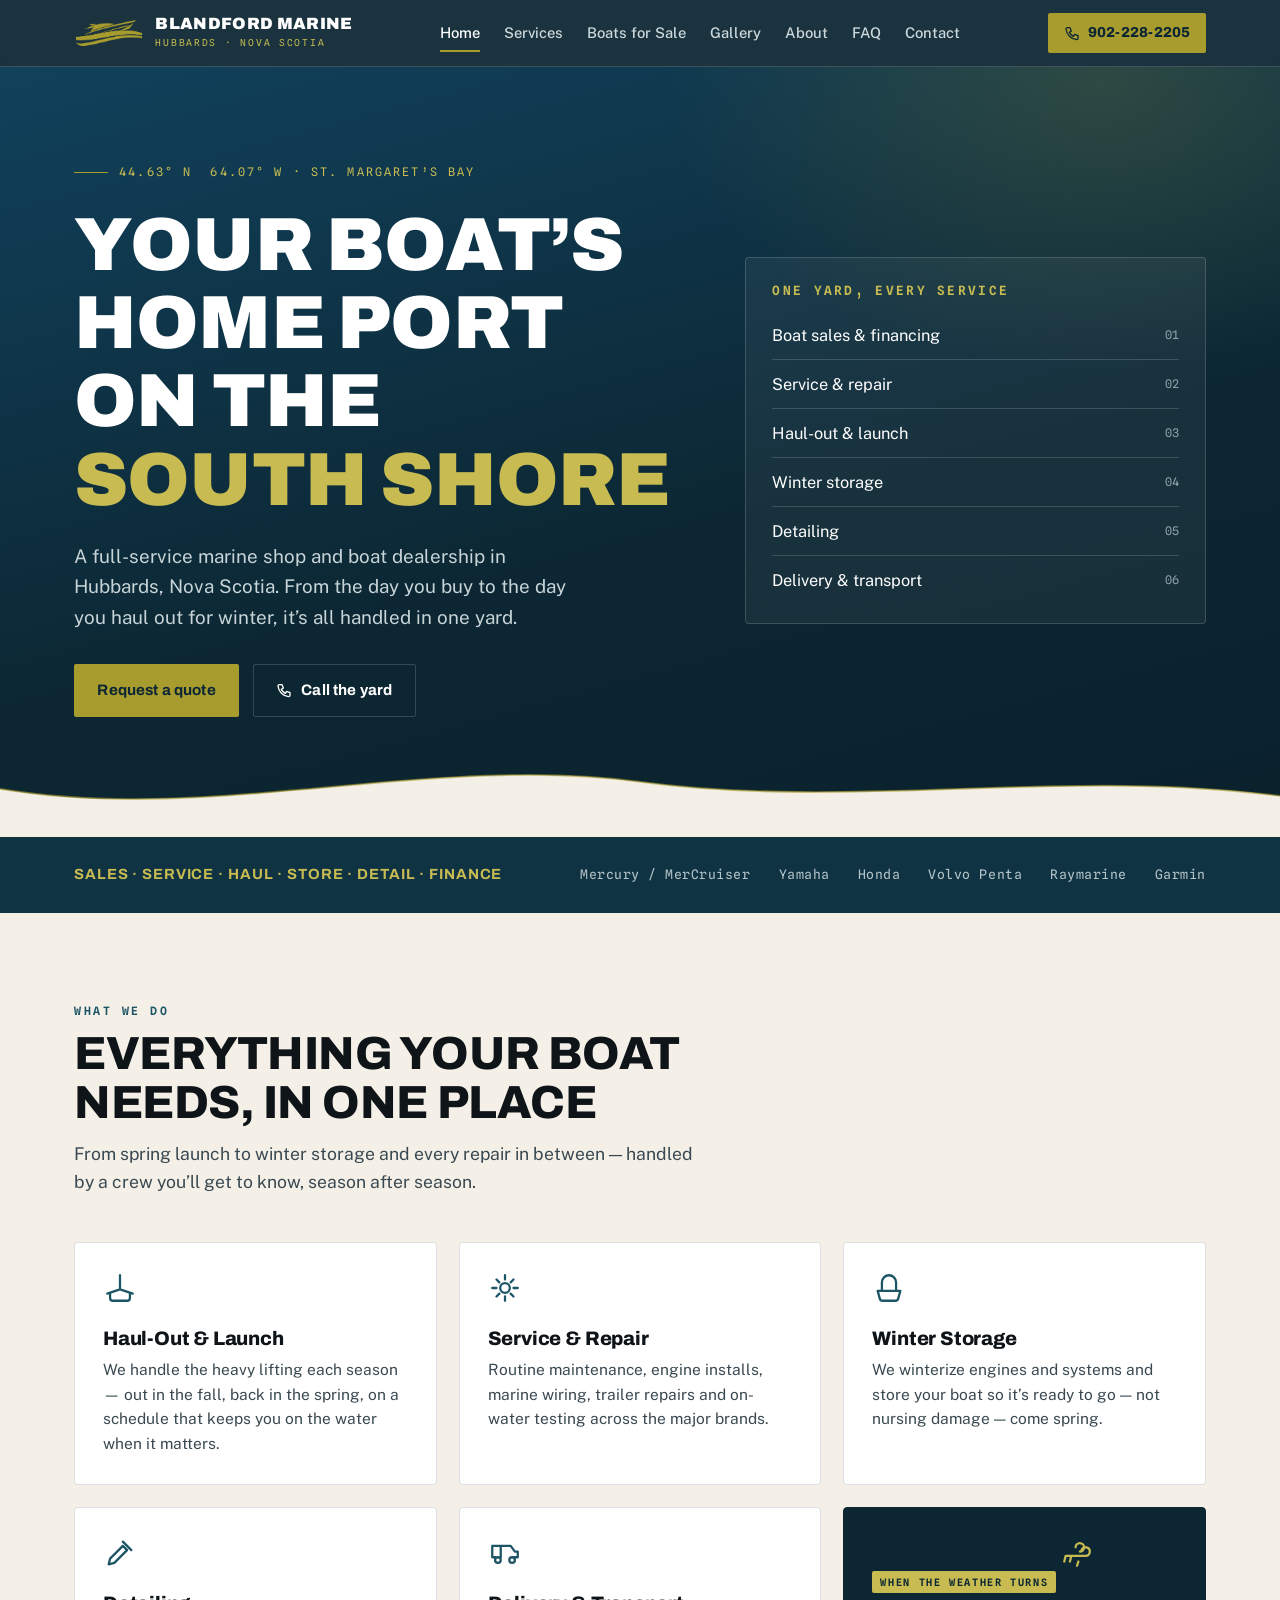
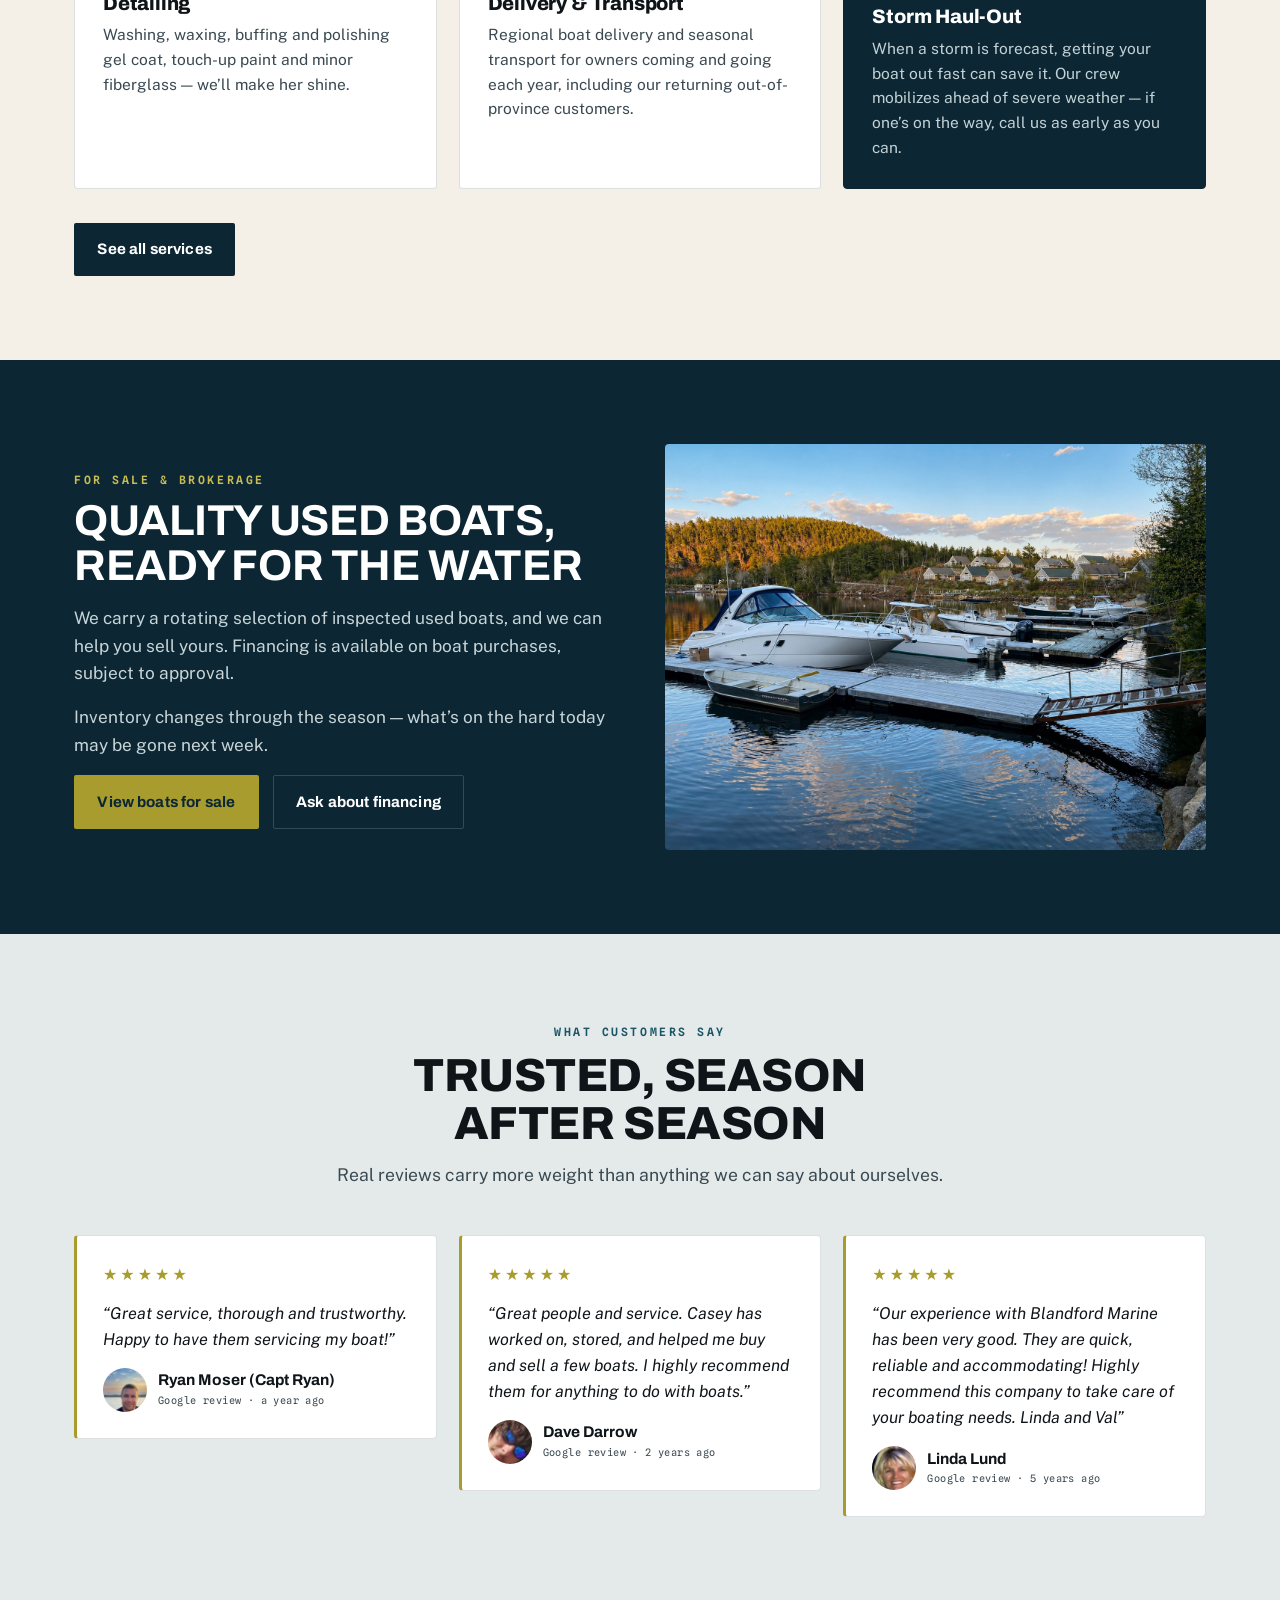
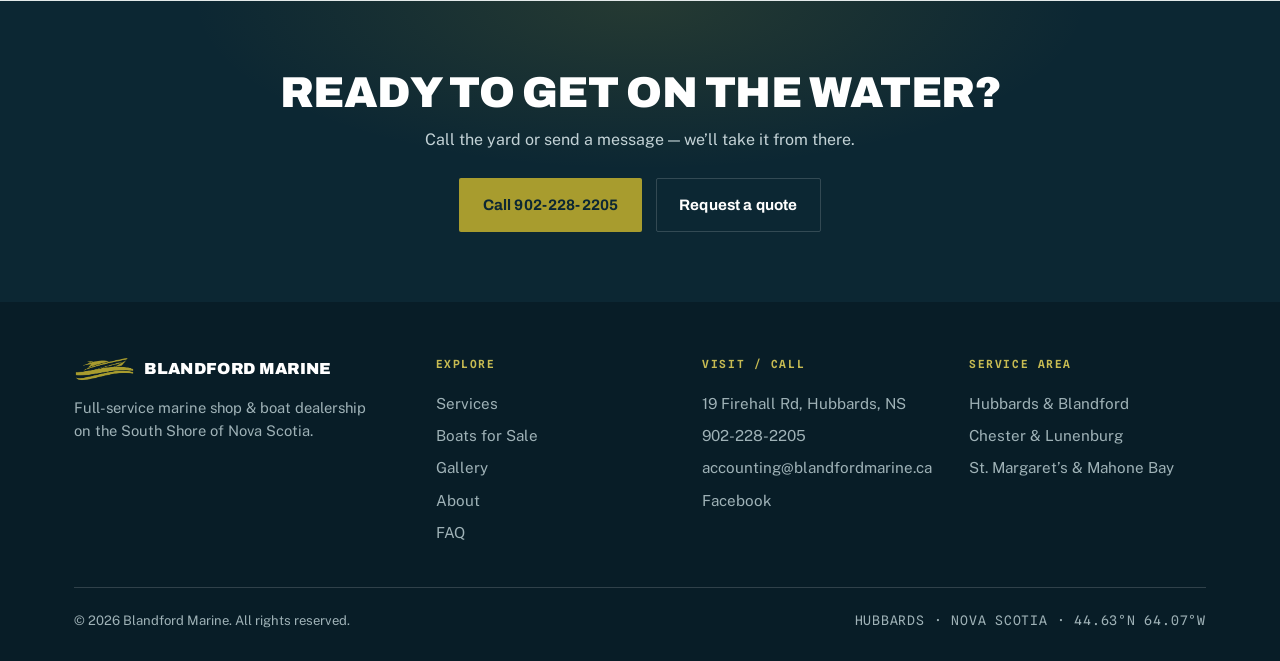
<file: index.html>
<!DOCTYPE html>
<html lang="en">
<head>
<meta charset="UTF-8" />
<meta name="viewport" content="width=device-width, initial-scale=1.0" />
<title>Blandford Marine — Full-Service Marine Shop & Boat Sales | Hubbards, NS</title>
<meta name="description" content="Blandford Marine is a full-service marine shop and boat dealership in Hubbards, Nova Scotia. Sales, service, haul-out, winter storage, detailing and financing for the South Shore." />

<!-- Social sharing. [[CONFIRM]] add og:url + a real og:image once live. -->
<meta property="og:type" content="website" />
<meta property="og:site_name" content="Blandford Marine" />
<meta property="og:title" content="Blandford Marine — Full-Service Marine Shop & Boat Sales" />
<meta property="og:description" content="Sales, service, haul-out, winter storage, detailing and financing for boaters on the South Shore of Nova Scotia." />
<meta property="og:locale" content="en_CA" />
<meta name="twitter:card" content="summary_large_image" />
<meta name="theme-color" content="#0C2733" />

<link rel="icon" href="assets/img/favicon.png" />
<link rel="preconnect" href="https://fonts.googleapis.com" />
<link rel="preconnect" href="https://fonts.gstatic.com" crossorigin />
<link href="https://fonts.googleapis.com/css2?family=Archivo:wght@500;700;800;900&family=Public+Sans:ital,wght@0,400;0,500;0,600;1,400&family=Spline+Sans+Mono:wght@400;500;600&display=swap" rel="stylesheet" />
<link rel="stylesheet" href="assets/css/style.css" />

<!-- Google "local business" structured data. [[CONFIRM]] hours, geo pin, foundingDate. -->
<script type="application/ld+json">
{
  "@context": "https://schema.org",
  "@type": "BoatDealer",
  "name": "Blandford Marine",
  "description": "Full-service marine shop and boat dealership in Hubbards, Nova Scotia, offering boat sales, service and repair, haul-out and launch, winter storage, detailing, delivery and financing.",
  "telephone": "+1-902-228-2205",
  "email": "accounting@blandfordmarine.ca",
  "address": { "@type": "PostalAddress", "streetAddress": "19 Firehall Rd", "addressLocality": "Hubbards", "addressRegion": "NS", "postalCode": "B0J 1T0", "addressCountry": "CA" },
  "geo": { "@type": "GeoCoordinates", "latitude": 44.6333, "longitude": -64.0667 },
  "openingHoursSpecification": [{ "@type": "OpeningHoursSpecification", "dayOfWeek": ["Monday","Tuesday","Wednesday","Thursday","Friday"], "opens": "08:00", "closes": "17:00" }],
  "areaServed": ["Hubbards","Blandford","Chester","Lunenburg","St. Margaret's Bay","Mahone Bay"],
  "foundingDate": "2005",
  "sameAs": ["https://www.facebook.com/BlandfordMarineNovaScotia"]
}
</script>
</head>
<body>

<header class="nav">
  <div class="wrap nav-inner">
    <a class="brand" href="index.html" aria-label="Blandford Marine home">
      <img class="logo-img" src="assets/img/logo.png" alt="Blandford Marine logo" />
      <span class="wordmark"><b>Blandford Marine</b><span>HUBBARDS &middot; NOVA SCOTIA</span></span>
    </a>
    <nav class="links" id="navlinks">
      <a href="index.html" class="active">Home</a>
      <a href="services.html">Services</a>
      <a href="boats.html">Boats for Sale</a>
      <a href="gallery.html">Gallery</a>
      <a href="about.html">About</a>
      <a href="faq.html">FAQ</a>
      <a href="contact.html">Contact</a>
    </nav>
    <div style="display:flex;align-items:center;gap:10px;">
      <a class="nav-call" href="tel:+19022282205" aria-label="Call 902-228-2205">
        <svg width="16" height="16" viewBox="0 0 24 24" fill="none"><path d="M5 4h4l2 5-3 2a14 14 0 0 0 6 6l2-3 5 2v4a2 2 0 0 1-2 2A18 18 0 0 1 3 6a2 2 0 0 1 2-2z" stroke="currentColor" stroke-width="2" stroke-linejoin="round"/></svg>
        <span class="callnum">902-228-2205</span>
      </a>
      <button class="menu-btn" id="menuBtn" aria-label="Open menu" aria-expanded="false">
        <svg viewBox="0 0 24 24" fill="none"><path d="M3 6h18M3 12h18M3 18h18" stroke="currentColor" stroke-width="2" stroke-linecap="round"/></svg>
      </button>
    </div>
  </div>
</header>

<!-- HERO -->
<section class="hero" id="top">
  <div class="wrap hero-grid">
    <div>
      <div class="coord">44.63&deg; N&nbsp;&nbsp;64.07&deg; W &middot; ST. MARGARET&rsquo;S BAY</div>
      <h1>Your boat&rsquo;s<br>home port on the<br><span class="em">South Shore</span></h1>
      <p class="hero-lead">A full-service marine shop and boat dealership in Hubbards, Nova Scotia. From the day you buy to the day you haul out for winter, it&rsquo;s all handled in one yard.</p>
      <div class="hero-cta">
        <a class="btn btn-primary" href="contact.html">Request a quote</a>
        <a class="btn btn-ghost" href="tel:+19022282205">
          <svg width="16" height="16" viewBox="0 0 24 24" fill="none"><path d="M5 4h4l2 5-3 2a14 14 0 0 0 6 6l2-3 5 2v4a2 2 0 0 1-2 2A18 18 0 0 1 3 6a2 2 0 0 1 2-2z" stroke="currentColor" stroke-width="2" stroke-linejoin="round"/></svg>
          Call the yard
        </a>
      </div>
    </div>
    <aside class="hero-card" aria-label="Services at a glance">
      <h3>One yard, every service</h3>
      <ul>
        <li>Boat sales &amp; financing <span>01</span></li>
        <li>Service &amp; repair <span>02</span></li>
        <li>Haul-out &amp; launch <span>03</span></li>
        <li>Winter storage <span>04</span></li>
        <li>Detailing <span>05</span></li>
        <li>Delivery &amp; transport <span>06</span></li>
      </ul>
    </aside>
  </div>
  <div class="waterline" aria-hidden="true">
    <svg viewBox="0 0 1440 120" preserveAspectRatio="none">
      <path d="M0,64 C240,104 480,24 720,56 C960,88 1200,40 1440,72 L1440,120 L0,120 Z" fill="#F4F0E8"/>
      <path d="M0,64 C240,104 480,24 720,56 C960,88 1200,40 1440,72" fill="none" stroke="#A89C2E" stroke-width="2" opacity=".6"/>
    </svg>
  </div>
</section>

<!-- TRUST STRIP -->
<div class="strip">
  <div class="wrap">
    <div class="tag">Sales &middot; Service &middot; Haul &middot; Store &middot; Detail &middot; Finance</div>
    <div class="brands" aria-label="Engine and electronics brands we service">
      <span>Mercury / MerCruiser</span><span>Yamaha</span><span>Honda</span><span>Volvo Penta</span><span>Raymarine</span><span>Garmin</span>
    </div>
  </div>
</div>

<!-- SERVICES PREVIEW -->
<section class="block light">
  <div class="wrap">
    <div class="sec-head reveal">
      <span class="eyebrow on-light">What we do</span>
      <h2>Everything your boat needs, in one place</h2>
      <p>From spring launch to winter storage and every repair in between &mdash; handled by a crew you&rsquo;ll get to know, season after season.</p>
    </div>
    <div class="svc-grid">
      <article class="svc reveal">
        <svg class="ic" viewBox="0 0 24 24" fill="none"><path d="M3 16l9-3 9 3M5 16v3a2 2 0 0 0 2 2h10a2 2 0 0 0 2-2v-3M12 3v10" stroke="currentColor" stroke-width="1.6" stroke-linecap="round" stroke-linejoin="round"/></svg>
        <h3>Haul-Out &amp; Launch</h3>
        <p>We handle the heavy lifting each season &mdash; out in the fall, back in the spring, on a schedule that keeps you on the water when it matters.</p>
      </article>
      <article class="svc reveal">
        <svg class="ic" viewBox="0 0 24 24" fill="none"><path d="M12 3v3M12 18v3M3 12h3M18 12h3M6 6l2 2M16 16l2 2M6 18l2-2M16 8l2-2" stroke="currentColor" stroke-width="1.6" stroke-linecap="round"/><circle cx="12" cy="12" r="3.4" stroke="currentColor" stroke-width="1.6"/></svg>
        <h3>Service &amp; Repair</h3>
        <p>Routine maintenance, engine installs, marine wiring, trailer repairs and on-water testing across the major brands.</p>
      </article>
      <article class="svc reveal">
        <svg class="ic" viewBox="0 0 24 24" fill="none"><path d="M4 14h16l-1.5 5.5A2 2 0 0 1 16.6 21H7.4a2 2 0 0 1-1.9-1.5L4 14zM7 14V8a5 5 0 0 1 10 0v6" stroke="currentColor" stroke-width="1.6" stroke-linecap="round" stroke-linejoin="round"/></svg>
        <h3>Winter Storage</h3>
        <p>We winterize engines and systems and store your boat so it&rsquo;s ready to go &mdash; not nursing damage &mdash; come spring.</p>
      </article>
      <article class="svc reveal">
        <svg class="ic" viewBox="0 0 24 24" fill="none"><path d="M14 4l6 6M4 20l4-1 9-9-3-3-9 9-1 4z" stroke="currentColor" stroke-width="1.6" stroke-linecap="round" stroke-linejoin="round"/></svg>
        <h3>Detailing</h3>
        <p>Washing, waxing, buffing and polishing gel coat, touch-up paint and minor fiberglass &mdash; we&rsquo;ll make her shine.</p>
      </article>
      <article class="svc reveal">
        <svg class="ic" viewBox="0 0 24 24" fill="none"><path d="M3 7h13l3 4h2v4h-3M3 7v8h2M9 7v8" stroke="currentColor" stroke-width="1.6" stroke-linecap="round" stroke-linejoin="round"/><circle cx="7" cy="17" r="2" stroke="currentColor" stroke-width="1.6"/><circle cx="17" cy="17" r="2" stroke="currentColor" stroke-width="1.6"/></svg>
        <h3>Delivery &amp; Transport</h3>
        <p>Regional boat delivery and seasonal transport for owners coming and going each year, including our returning out-of-province customers.</p>
      </article>
      <article class="svc feature reveal">
        <span class="pill">When the weather turns</span>
        <svg class="ic" viewBox="0 0 24 24" fill="none"><path d="M4 14h14a3 3 0 1 0-2.8-4M4 14l-1 4M8 14l-1 4M13 18l-1 3M11 8a3 3 0 1 1 3 3" stroke="currentColor" stroke-width="1.6" stroke-linecap="round" stroke-linejoin="round"/></svg>
        <h3>Storm Haul-Out</h3>
        <p>When a storm is forecast, getting your boat out fast can save it. Our crew mobilizes ahead of severe weather &mdash; if one&rsquo;s on the way, call us as early as you can.</p>
      </article>
    </div>
    <div style="margin-top:34px;" class="reveal"><a class="btn btn-dark" href="services.html">See all services</a></div>
  </div>
</section>

<!-- BOATS PREVIEW -->
<section class="block dark">
  <div class="wrap about-grid">
    <div class="reveal">
      <span class="eyebrow">For sale &amp; brokerage</span>
      <h2 style="font-size:clamp(1.9rem,3.8vw,2.7rem);text-transform:uppercase;margin:.5rem 0 1rem;">Quality used boats, ready for the water</h2>
      <p style="color:#c8d5d8;font-size:1.08rem;">We carry a rotating selection of inspected used boats, and we can help you sell yours. Financing is available on boat purchases, subject to approval.</p>
      <p style="color:#c8d5d8;font-size:1.08rem;">Inventory changes through the season &mdash; what&rsquo;s on the hard today may be gone next week.</p>
      <div style="display:flex;gap:14px;flex-wrap:wrap;margin-top:8px;">
        <a class="btn btn-primary" href="boats.html">View boats for sale</a>
        <a class="btn btn-ghost" href="tel:+19022282205">Ask about financing</a>
      </div>
    </div>
    <div class="reveal">
      <img src="assets/img/gallery-marina.jpg" alt="Boats docked at the marina near Blandford, Nova Scotia" loading="lazy" style="width:100%;aspect-ratio:4/3;object-fit:cover;border-radius:4px;display:block;" />
    </div>
  </div>
</section>

<!-- PROOF TEASER -->
<section class="block mist">
  <div class="wrap">
    <div class="sec-head reveal center">
      <span class="eyebrow on-light">What customers say</span>
      <h2>Trusted, season after season</h2>
      <p>Real reviews carry more weight than anything we can say about ourselves.</p>
    </div>
    <!-- Real Google reviews, exact text. To add more, copy a .quote block. -->
    <div class="quotes">
      <article class="quote reveal">
        <div class="stars" aria-label="5 out of 5 stars">&#9733;&#9733;&#9733;&#9733;&#9733;</div>
        <p>&ldquo;Great service, thorough and trustworthy. Happy to have them servicing my boat!&rdquo;</p>
        <div class="reviewer">
          <img class="avatar" src="assets/img/review-ryan.jpg" alt="Ryan Moser" loading="lazy" />
          <div><div class="who">Ryan Moser (Capt Ryan)</div><div class="src">Google review &middot; a year ago</div></div>
        </div>
      </article>
      <article class="quote reveal">
        <div class="stars" aria-label="5 out of 5 stars">&#9733;&#9733;&#9733;&#9733;&#9733;</div>
        <p>&ldquo;Great people and service. Casey has worked on, stored, and helped me buy and sell a few boats. I highly recommend them for anything to do with boats.&rdquo;</p>
        <div class="reviewer">
          <img class="avatar" src="assets/img/review-dave.jpg" alt="Dave Darrow" loading="lazy" />
          <div><div class="who">Dave Darrow</div><div class="src">Google review &middot; 2 years ago</div></div>
        </div>
      </article>
      <article class="quote reveal">
        <div class="stars" aria-label="5 out of 5 stars">&#9733;&#9733;&#9733;&#9733;&#9733;</div>
        <p>&ldquo;Our experience with Blandford Marine has been very good. They are quick, reliable and accommodating! Highly recommend this company to take care of your boating needs. Linda and Val&rdquo;</p>
        <div class="reviewer">
          <img class="avatar" src="assets/img/review-linda.jpg" alt="Linda Lund" loading="lazy" />
          <div><div class="who">Linda Lund</div><div class="src">Google review &middot; 5 years ago</div></div>
        </div>
      </article>
    </div>
  </div>
</section>

<!-- CTA BAND -->
<section class="cta-band">
  <div class="wrap reveal">
    <h2>Ready to get on the water?</h2>
    <p>Call the yard or send a message &mdash; we&rsquo;ll take it from there.</p>
    <div class="cta-row">
      <a class="btn btn-primary" href="tel:+19022282205">Call 902-228-2205</a>
      <a class="btn btn-ghost" href="contact.html">Request a quote</a>
    </div>
  </div>
</section>

<footer class="foot">
  <div class="wrap">
    <div class="foot-grid">
      <div>
        <div class="foot-brand"><img src="assets/img/logo.png" alt="" /><b>Blandford Marine</b></div>
        <p style="font-size:.92rem;max-width:34ch;">Full-service marine shop &amp; boat dealership on the South Shore of Nova Scotia.</p>
      </div>
      <div>
        <h4>Explore</h4>
        <a href="services.html">Services</a>
        <a href="boats.html">Boats for Sale</a>
        <a href="gallery.html">Gallery</a>
        <a href="about.html">About</a>
        <a href="faq.html">FAQ</a>
      </div>
      <div>
        <h4>Visit / Call</h4>
        <a href="https://maps.google.com/?q=19+Firehall+Rd+Hubbards+NS" target="_blank" rel="noopener">19 Firehall Rd, Hubbards, NS</a>
        <a href="tel:+19022282205">902-228-2205</a>
        <a href="mailto:accounting@blandfordmarine.ca">accounting@blandfordmarine.ca</a>
        <a href="https://www.facebook.com/BlandfordMarineNovaScotia" target="_blank" rel="noopener">Facebook</a>
      </div>
      <div>
        <h4>Service area</h4>
        <a href="contact.html">Hubbards &amp; Blandford</a>
        <a href="contact.html">Chester &amp; Lunenburg</a>
        <a href="contact.html">St. Margaret&rsquo;s &amp; Mahone Bay</a>
      </div>
    </div>
    <div class="foot-bottom">
      <span>&copy; <span id="yr"></span> Blandford Marine. All rights reserved.</span>
      <span style="font-family:'Spline Sans Mono';letter-spacing:.06em;">HUBBARDS &middot; NOVA SCOTIA &middot; 44.63&deg;N 64.07&deg;W</span>
    </div>
  </div>
</footer>

<script src="assets/js/main.js"></script>
</body>
</html>
</file>
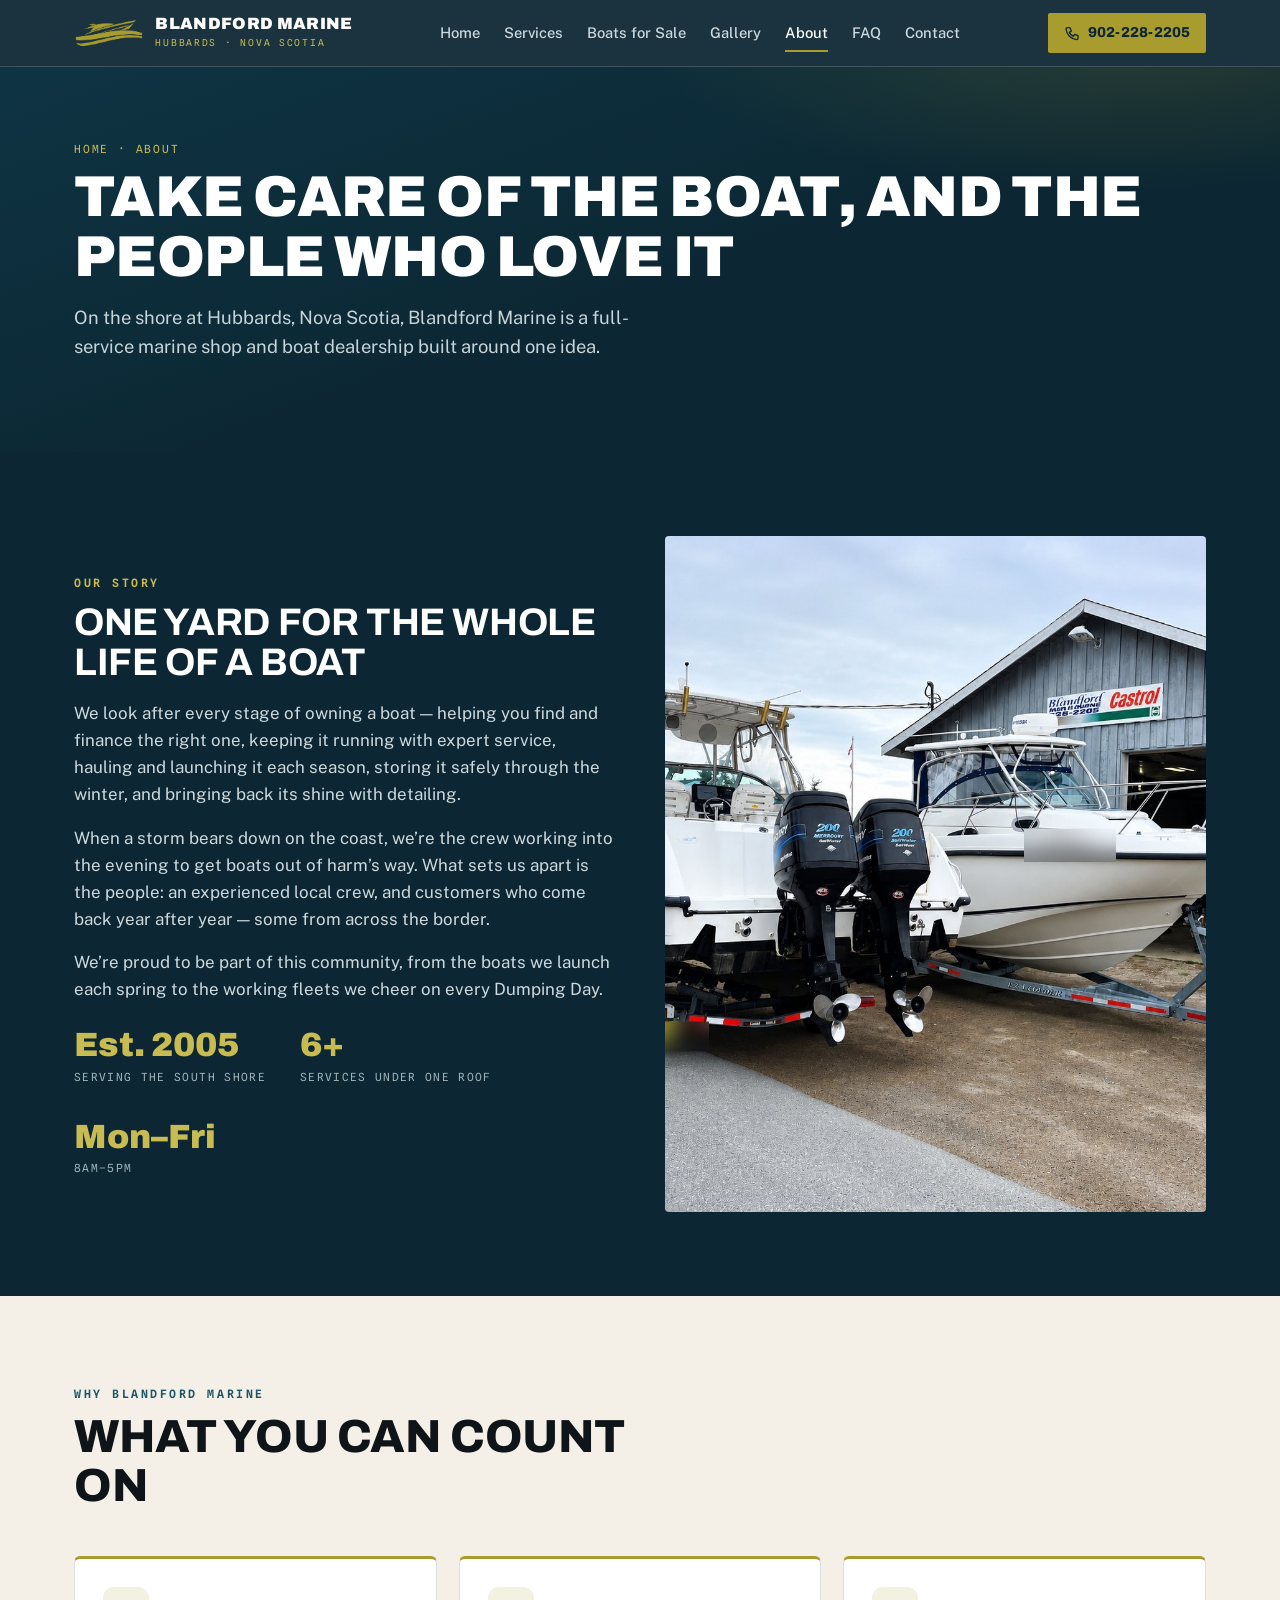
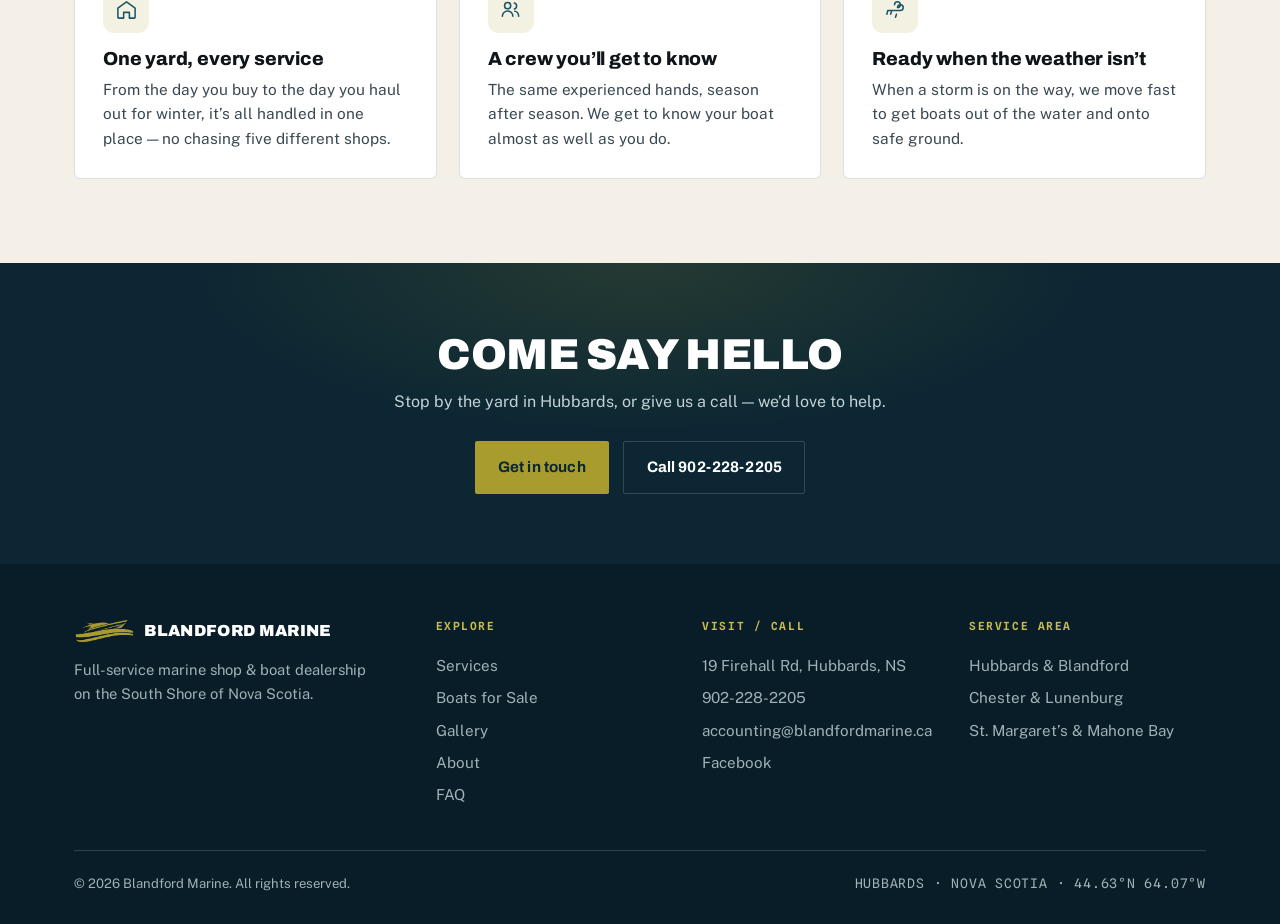
<file: about.html>
<!DOCTYPE html>
<html lang="en">
<head>
<meta charset="UTF-8" />
<meta name="viewport" content="width=device-width, initial-scale=1.0" />
<title>About — Blandford Marine | Hubbards, NS</title>
<meta name="description" content="Blandford Marine is a full-service marine shop and boat dealership in Hubbards, Nova Scotia, with an experienced local crew and customers who return season after season." />
<meta name="theme-color" content="#0C2733" />
<link rel="icon" href="assets/img/favicon.png" />
<link rel="preconnect" href="https://fonts.googleapis.com" />
<link rel="preconnect" href="https://fonts.gstatic.com" crossorigin />
<link href="https://fonts.googleapis.com/css2?family=Archivo:wght@500;700;800;900&family=Public+Sans:ital,wght@0,400;0,500;0,600;1,400&family=Spline+Sans+Mono:wght@400;500;600&display=swap" rel="stylesheet" />
<link rel="stylesheet" href="assets/css/style.css" />
</head>
<body>

<header class="nav">
  <div class="wrap nav-inner">
    <a class="brand" href="index.html" aria-label="Blandford Marine home">
      <img class="logo-img" src="assets/img/logo.png" alt="Blandford Marine logo" />
      <span class="wordmark"><b>Blandford Marine</b><span>HUBBARDS &middot; NOVA SCOTIA</span></span>
    </a>
    <nav class="links" id="navlinks">
      <a href="index.html">Home</a>
      <a href="services.html">Services</a>
      <a href="boats.html">Boats for Sale</a>
      <a href="gallery.html">Gallery</a>
      <a href="about.html" class="active">About</a>
      <a href="faq.html">FAQ</a>
      <a href="contact.html">Contact</a>
    </nav>
    <div style="display:flex;align-items:center;gap:10px;">
      <a class="nav-call" href="tel:+19022282205" aria-label="Call 902-228-2205">
        <svg width="16" height="16" viewBox="0 0 24 24" fill="none"><path d="M5 4h4l2 5-3 2a14 14 0 0 0 6 6l2-3 5 2v4a2 2 0 0 1-2 2A18 18 0 0 1 3 6a2 2 0 0 1 2-2z" stroke="currentColor" stroke-width="2" stroke-linejoin="round"/></svg>
        <span class="callnum">902-228-2205</span>
      </a>
      <button class="menu-btn" id="menuBtn" aria-label="Open menu" aria-expanded="false">
        <svg viewBox="0 0 24 24" fill="none"><path d="M3 6h18M3 12h18M3 18h18" stroke="currentColor" stroke-width="2" stroke-linecap="round"/></svg>
      </button>
    </div>
  </div>
</header>

<section class="page-hero">
  <div class="wrap">
    <div class="crumb">Home &middot; About</div>
    <h1>Take care of the boat, and the people who love it</h1>
    <p>On the shore at Hubbards, Nova Scotia, Blandford Marine is a full-service marine shop and boat dealership built around one idea.</p>
  </div>
</section>

<section class="block dark">
  <div class="wrap about-grid">
    <div class="about-copy reveal">
      <span class="eyebrow">Our story</span>
      <h2 style="margin:.5rem 0 1.1rem;font-size:clamp(1.7rem,3.4vw,2.4rem);text-transform:uppercase;">One yard for the whole life of a boat</h2>
      <p>We look after every stage of owning a boat &mdash; helping you find and finance the right one, keeping it running with expert service, hauling and launching it each season, storing it safely through the winter, and bringing back its shine with detailing.</p>
      <p>When a storm bears down on the coast, we&rsquo;re the crew working into the evening to get boats out of harm&rsquo;s way. What sets us apart is the people: an experienced local crew, and customers who come back year after year &mdash; some from across the border.</p>
      <p style="margin-bottom:0;">We&rsquo;re proud to be part of this community, from the boats we launch each spring to the working fleets we cheer on every Dumping Day.</p>
      <!-- [[CONFIRM]] Add the founding year + family/ownership story.
           [[CONFIRM]] A team section can go here — but only with each person's consent
           and consented photos. Do NOT publish staff/customer names from the FB posts
           without permission (and never the child referenced in one post). -->
      <div class="stat-row">
        <div class="stat"><div class="n">Est. 2005</div><div class="l">Serving the South Shore</div></div>
        <div class="stat"><div class="n">6+</div><div class="l">Services under one roof</div></div>
        <div class="stat"><div class="n">Mon&ndash;Fri</div><div class="l">8am&ndash;5pm <!-- [[CONFIRM]] hours --></div></div>
      </div>
    </div>
    <div class="reveal">
      <img src="assets/img/gallery-yard.jpg" alt="Boats outside the Blandford Marine shop in Hubbards, Nova Scotia" loading="lazy" style="width:100%;aspect-ratio:4/5;object-fit:cover;border-radius:4px;display:block;" />
    </div>
  </div>
</section>

<!-- VALUES -->
<section class="block light">
  <div class="wrap">
    <div class="sec-head reveal">
      <span class="eyebrow on-light">Why Blandford Marine</span>
      <h2>What you can count on</h2>
    </div>
    <div class="values">
      <article class="value reveal">
        <div class="ic"><svg viewBox="0 0 24 24" fill="none"><path d="M3 10.5 12 4l9 6.5V20a1 1 0 0 1-1 1h-5v-6H9v6H4a1 1 0 0 1-1-1v-9.5Z" stroke="currentColor" stroke-width="1.6" stroke-linecap="round" stroke-linejoin="round"/></svg></div>
        <h3>One yard, every service</h3>
        <p>From the day you buy to the day you haul out for winter, it&rsquo;s all handled in one place &mdash; no chasing five different shops.</p>
      </article>
      <article class="value reveal">
        <div class="ic"><svg viewBox="0 0 24 24" fill="none"><circle cx="9" cy="8" r="3.2" stroke="currentColor" stroke-width="1.6"/><path d="M3.5 19a5.5 5.5 0 0 1 11 0M16 5.2a3.2 3.2 0 0 1 0 6.2M20.5 19a5.5 5.5 0 0 0-4-5.3" stroke="currentColor" stroke-width="1.6" stroke-linecap="round" stroke-linejoin="round"/></svg></div>
        <h3>A crew you&rsquo;ll get to know</h3>
        <p>The same experienced hands, season after season. We get to know your boat almost as well as you do.</p>
      </article>
      <article class="value reveal">
        <div class="ic"><svg viewBox="0 0 24 24" fill="none"><path d="M4 13h13a3 3 0 1 0-2.8-4M4 13l-1 4M8 13l-1 4M13 17l-1 3M11 7a3 3 0 1 1 3 3" stroke="currentColor" stroke-width="1.6" stroke-linecap="round" stroke-linejoin="round"/></svg></div>
        <h3>Ready when the weather isn&rsquo;t</h3>
        <p>When a storm is on the way, we move fast to get boats out of the water and onto safe ground.</p>
      </article>
    </div>
  </div>
</section>

<section class="cta-band">
  <div class="wrap reveal">
    <h2>Come say hello</h2>
    <p>Stop by the yard in Hubbards, or give us a call &mdash; we&rsquo;d love to help.</p>
    <div class="cta-row">
      <a class="btn btn-primary" href="contact.html">Get in touch</a>
      <a class="btn btn-ghost" href="tel:+19022282205">Call 902-228-2205</a>
    </div>
  </div>
</section>

<footer class="foot">
  <div class="wrap">
    <div class="foot-grid">
      <div>
        <div class="foot-brand"><img src="assets/img/logo.png" alt="" /><b>Blandford Marine</b></div>
        <p style="font-size:.92rem;max-width:34ch;">Full-service marine shop &amp; boat dealership on the South Shore of Nova Scotia.</p>
      </div>
      <div>
        <h4>Explore</h4>
        <a href="services.html">Services</a>
        <a href="boats.html">Boats for Sale</a>
        <a href="gallery.html">Gallery</a>
        <a href="about.html">About</a>
        <a href="faq.html">FAQ</a>
      </div>
      <div>
        <h4>Visit / Call</h4>
        <a href="https://maps.google.com/?q=19+Firehall+Rd+Hubbards+NS" target="_blank" rel="noopener">19 Firehall Rd, Hubbards, NS</a>
        <a href="tel:+19022282205">902-228-2205</a>
        <a href="mailto:accounting@blandfordmarine.ca">accounting@blandfordmarine.ca</a>
        <a href="https://www.facebook.com/BlandfordMarineNovaScotia" target="_blank" rel="noopener">Facebook</a>
      </div>
      <div>
        <h4>Service area</h4>
        <a href="contact.html">Hubbards &amp; Blandford</a>
        <a href="contact.html">Chester &amp; Lunenburg</a>
        <a href="contact.html">St. Margaret&rsquo;s &amp; Mahone Bay</a>
      </div>
    </div>
    <div class="foot-bottom">
      <span>&copy; <span id="yr"></span> Blandford Marine. All rights reserved.</span>
      <span style="font-family:'Spline Sans Mono';letter-spacing:.06em;">HUBBARDS &middot; NOVA SCOTIA &middot; 44.63&deg;N 64.07&deg;W</span>
    </div>
  </div>
</footer>

<script src="assets/js/main.js"></script>
</body>
</html>
</file>
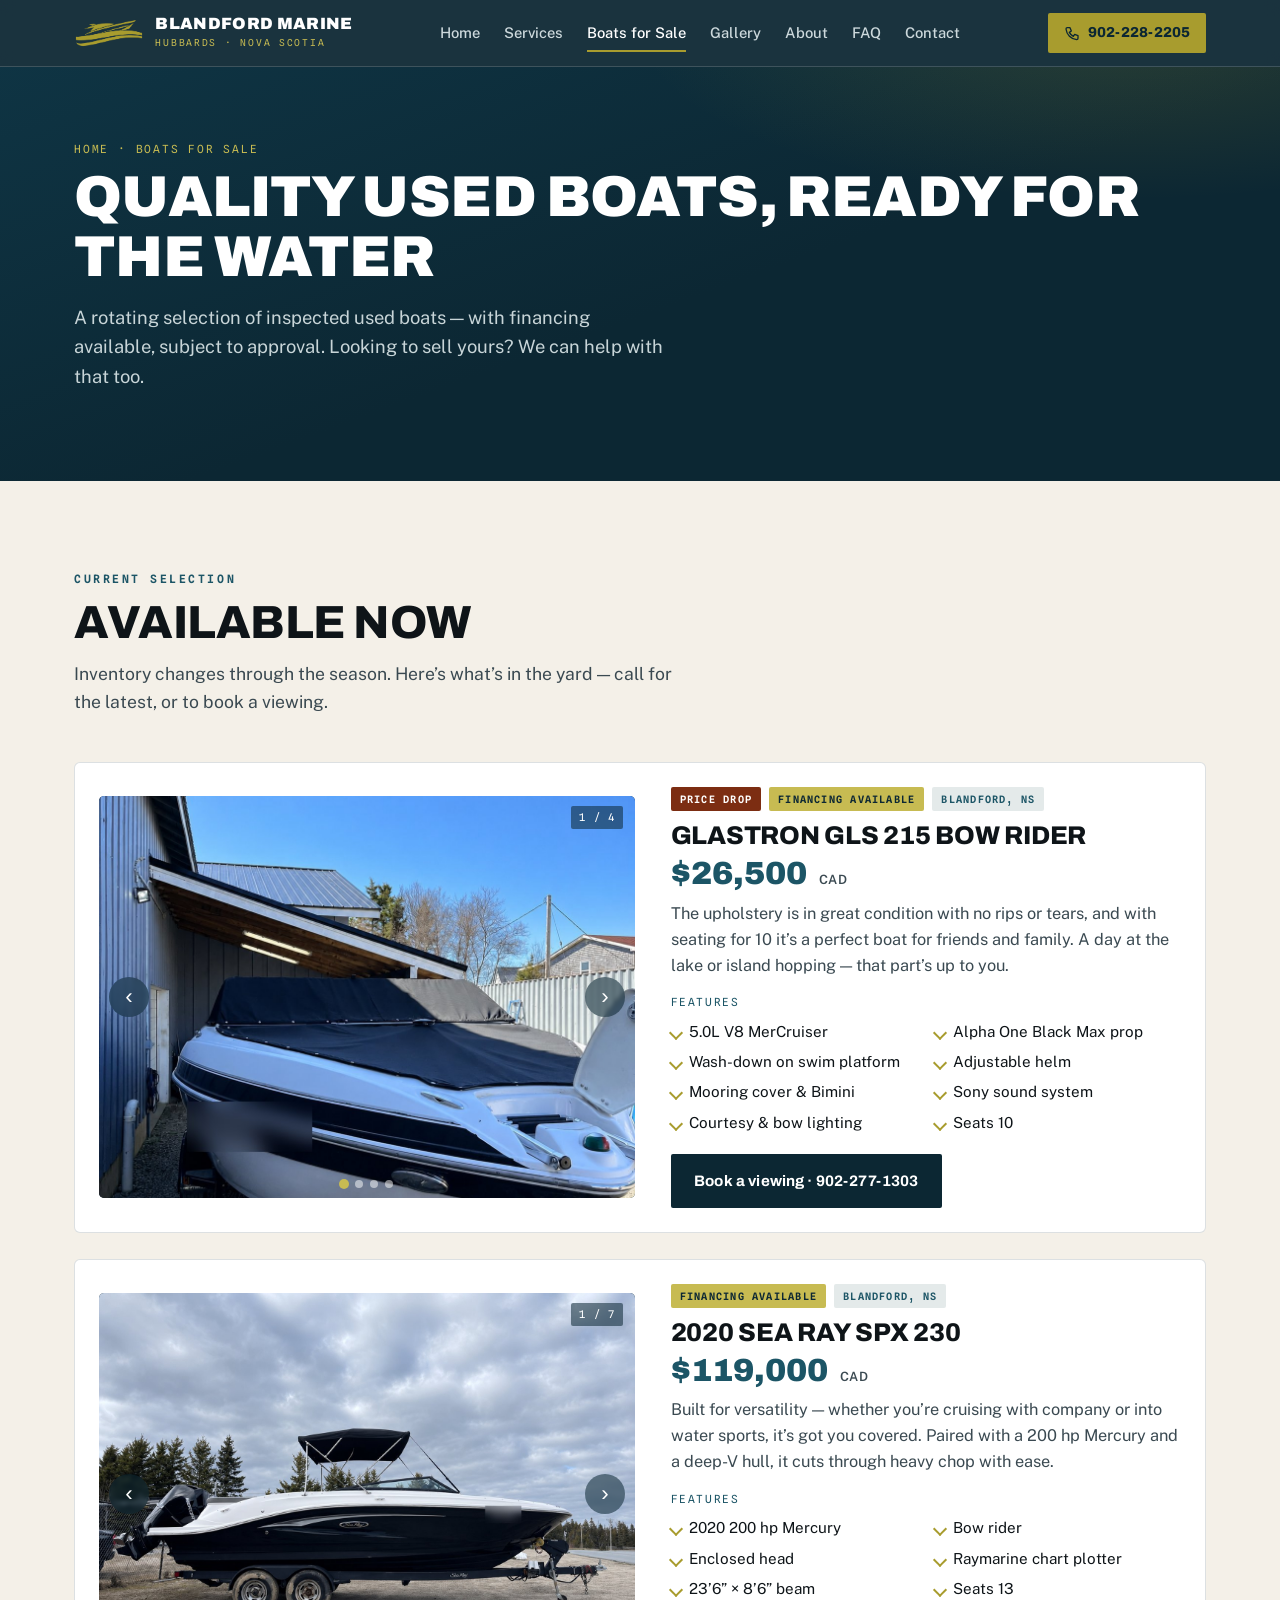
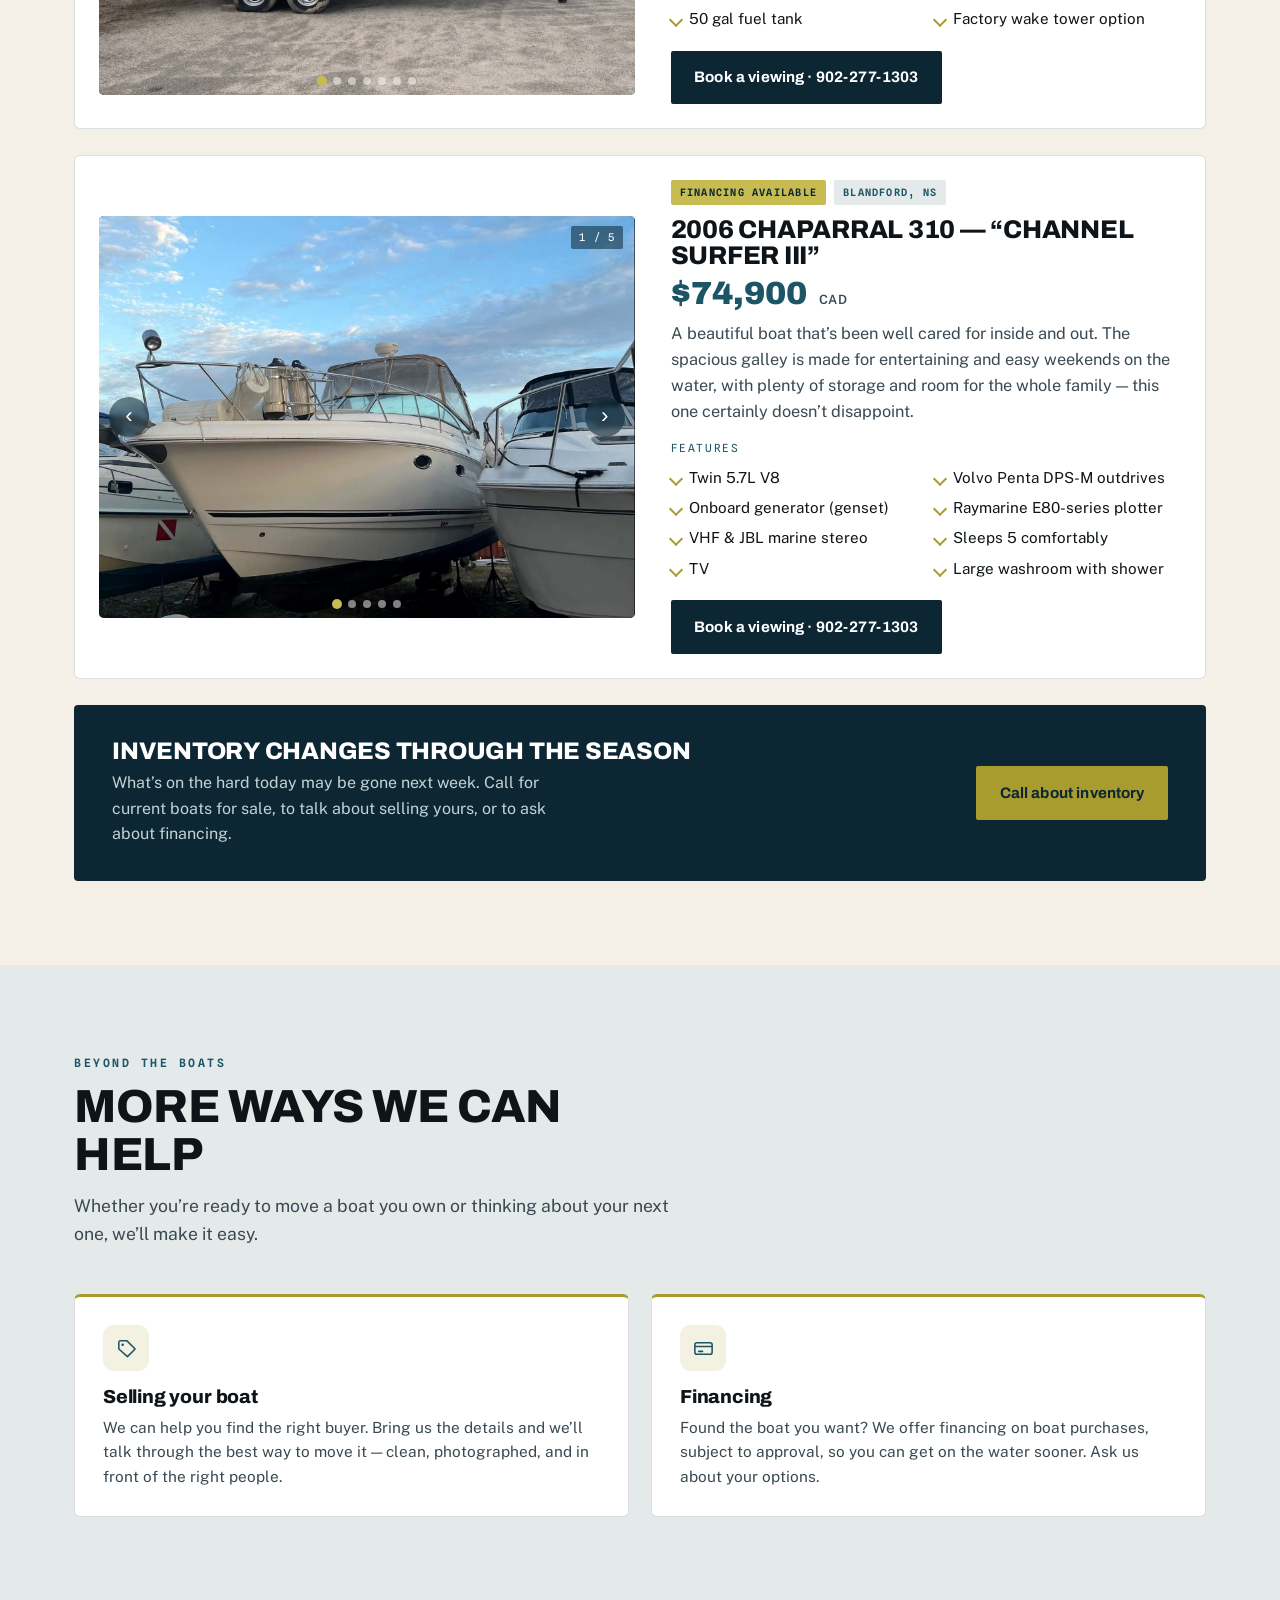
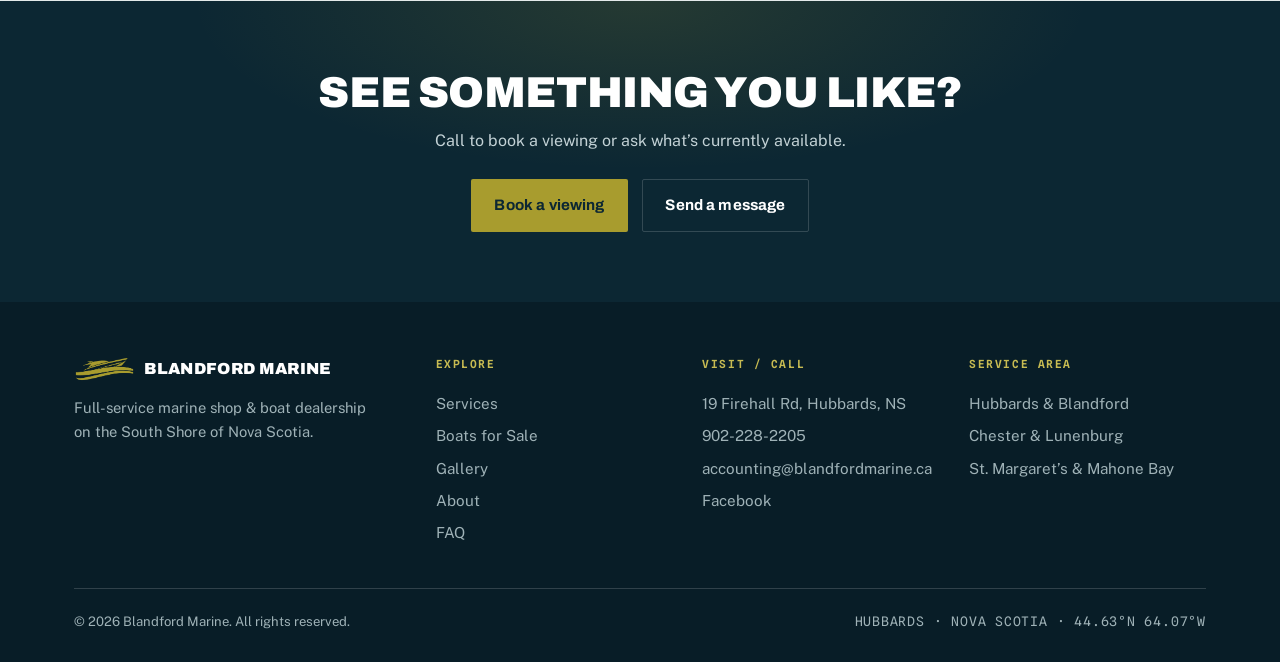
<file: boats.html>
<!DOCTYPE html>
<html lang="en">
<head>
<meta charset="UTF-8" />
<meta name="viewport" content="width=device-width, initial-scale=1.0" />
<title>Boats for Sale — Blandford Marine | Hubbards, NS</title>
<meta name="description" content="Quality used boats for sale and brokerage at Blandford Marine in Hubbards, Nova Scotia. Financing available. Inventory changes through the season — call for what's available now." />
<meta name="theme-color" content="#0C2733" />
<link rel="icon" href="assets/img/favicon.png" />
<link rel="preconnect" href="https://fonts.googleapis.com" />
<link rel="preconnect" href="https://fonts.gstatic.com" crossorigin />
<link href="https://fonts.googleapis.com/css2?family=Archivo:wght@500;700;800;900&family=Public+Sans:ital,wght@0,400;0,500;0,600;1,400&family=Spline+Sans+Mono:wght@400;500;600&display=swap" rel="stylesheet" />
<link rel="stylesheet" href="assets/css/style.css" />
</head>
<body>

<header class="nav">
  <div class="wrap nav-inner">
    <a class="brand" href="index.html" aria-label="Blandford Marine home">
      <img class="logo-img" src="assets/img/logo.png" alt="Blandford Marine logo" />
      <span class="wordmark"><b>Blandford Marine</b><span>HUBBARDS &middot; NOVA SCOTIA</span></span>
    </a>
    <nav class="links" id="navlinks">
      <a href="index.html">Home</a>
      <a href="services.html">Services</a>
      <a href="boats.html" class="active">Boats for Sale</a>
      <a href="gallery.html">Gallery</a>
      <a href="about.html">About</a>
      <a href="faq.html">FAQ</a>
      <a href="contact.html">Contact</a>
    </nav>
    <div style="display:flex;align-items:center;gap:10px;">
      <a class="nav-call" href="tel:+19022282205" aria-label="Call 902-228-2205">
        <svg width="16" height="16" viewBox="0 0 24 24" fill="none"><path d="M5 4h4l2 5-3 2a14 14 0 0 0 6 6l2-3 5 2v4a2 2 0 0 1-2 2A18 18 0 0 1 3 6a2 2 0 0 1 2-2z" stroke="currentColor" stroke-width="2" stroke-linejoin="round"/></svg>
        <span class="callnum">902-228-2205</span>
      </a>
      <button class="menu-btn" id="menuBtn" aria-label="Open menu" aria-expanded="false">
        <svg viewBox="0 0 24 24" fill="none"><path d="M3 6h18M3 12h18M3 18h18" stroke="currentColor" stroke-width="2" stroke-linecap="round"/></svg>
      </button>
    </div>
  </div>
</header>

<section class="page-hero">
  <div class="wrap">
    <div class="crumb">Home &middot; Boats for Sale</div>
    <h1>Quality used boats, ready for the water</h1>
    <p>A rotating selection of inspected used boats &mdash; with financing available, subject to approval. Looking to sell yours? We can help with that too.</p>
  </div>
</section>

<section class="block light">
  <div class="wrap">
    <div class="sec-head reveal">
      <span class="eyebrow on-light">Current selection</span>
      <h2>Available now</h2>
      <p>Inventory changes through the season. Here&rsquo;s what&rsquo;s in the yard &mdash; call for the latest, or to book a viewing.</p>
    </div>

    <!--
      REAL LISTING. To add another boat, copy this whole <article class="listing"> block,
      swap the photos (data-carousel slides), title, price, description and features.
      Each boat's slideshow works on its own automatically.
    -->
    <article class="listing reveal">
      <div class="carousel" data-carousel aria-label="Glastron GLS 215 photos">
        <div class="carousel-track">
          <img class="carousel-slide" src="assets/img/glastron-gls215-1.jpg" alt="Glastron GLS 215 bow rider, side profile" loading="lazy" />
          <img class="carousel-slide" src="assets/img/glastron-gls215-2.jpg" alt="Glastron GLS 215 interior seating and helm" loading="lazy" />
          <img class="carousel-slide" src="assets/img/glastron-gls215-3.jpg" alt="Glastron GLS 215 stern on trailer" loading="lazy" />
          <img class="carousel-slide" src="assets/img/glastron-gls215-4.jpg" alt="Glastron chrome badge detail" loading="lazy" />
        </div>
        <span class="carousel-count">1 / 4</span>
        <button class="carousel-btn prev" type="button" aria-label="Previous photo">&#8249;</button>
        <button class="carousel-btn next" type="button" aria-label="Next photo">&#8250;</button>
        <div class="carousel-dots"></div>
      </div>
      <div class="info">
        <div class="badges">
          <span class="badge drop">Price drop</span>
          <span class="badge finance">Financing available</span>
          <span class="badge loc">Blandford, NS</span>
        </div>
        <h3>Glastron GLS 215 Bow Rider</h3>
        <div class="price">$26,500 <small>CAD</small></div>
        <p class="desc">The upholstery is in great condition with no rips or tears, and with seating for 10 it&rsquo;s a perfect boat for friends and family. A day at the lake or island hopping &mdash; that part&rsquo;s up to you.</p>
        <p class="feat-title">Features</p>
        <ul class="feats">
          <li>5.0L V8 MerCruiser</li>
          <li>Alpha One Black Max prop</li>
          <li>Wash-down on swim platform</li>
          <li>Adjustable helm</li>
          <li>Mooring cover &amp; Bimini</li>
          <li>Sony sound system</li>
          <li>Courtesy &amp; bow lighting</li>
          <li>Seats 10</li>
        </ul>
        <a class="btn btn-dark" href="tel:+19022771303">Book a viewing &middot; 902-277-1303</a>
      </div>
    </article>

    <article class="listing reveal">
      <div class="carousel" data-carousel aria-label="Sea Ray SPX 230 photos">
        <div class="carousel-track">
          <img class="carousel-slide" src="assets/img/searay-spx230-1.jpg" alt="Sea Ray SPX 230 side profile on trailer" loading="lazy" />
          <img class="carousel-slide" src="assets/img/searay-spx230-2.jpg" alt="Sea Ray SPX 230 helm and dash" loading="lazy" />
          <img class="carousel-slide" src="assets/img/searay-spx230-3.jpg" alt="Sea Ray SPX 230 cockpit seating" loading="lazy" />
          <img class="carousel-slide" src="assets/img/searay-spx230-4.jpg" alt="Sea Ray SPX 230 aft cockpit and walkthrough" loading="lazy" />
          <img class="carousel-slide" src="assets/img/searay-spx230-5.jpg" alt="Sea Ray SPX 230 stern with Mercury outboard" loading="lazy" />
          <img class="carousel-slide" src="assets/img/searay-spx230-6.jpg" alt="Sea Ray SPX 230 enclosed head" loading="lazy" />
          <img class="carousel-slide" src="assets/img/searay-spx230-7.jpg" alt="Sea Ray badge detail" loading="lazy" />
        </div>
        <span class="carousel-count">1 / 7</span>
        <button class="carousel-btn prev" type="button" aria-label="Previous photo">&#8249;</button>
        <button class="carousel-btn next" type="button" aria-label="Next photo">&#8250;</button>
        <div class="carousel-dots"></div>
      </div>
      <div class="info">
        <div class="badges">
          <span class="badge finance">Financing available</span>
          <span class="badge loc">Blandford, NS</span>
        </div>
        <h3>2020 Sea Ray SPX 230</h3>
        <div class="price">$119,000 <small>CAD</small></div>
        <p class="desc">Built for versatility &mdash; whether you&rsquo;re cruising with company or into water sports, it&rsquo;s got you covered. Paired with a 200&nbsp;hp Mercury and a deep-V hull, it cuts through heavy chop with ease.</p>
        <p class="feat-title">Features</p>
        <ul class="feats">
          <li>2020 200&nbsp;hp Mercury</li>
          <li>Bow rider</li>
          <li>Enclosed head</li>
          <li>Raymarine chart plotter</li>
          <li>23&rsquo;6&rdquo; &times; 8&rsquo;6&rdquo; beam</li>
          <li>Seats 13</li>
          <li>50&nbsp;gal fuel tank</li>
          <li>Factory wake tower option</li>
        </ul>
        <a class="btn btn-dark" href="tel:+19022771303">Book a viewing &middot; 902-277-1303</a>
      </div>
    </article>

    <article class="listing reveal">
      <div class="carousel" data-carousel aria-label="Chaparral 310 photos">
        <div class="carousel-track">
          <img class="carousel-slide" src="assets/img/chaparral310-1.jpg" alt="Chaparral 310 exterior profile" loading="lazy" />
          <img class="carousel-slide" src="assets/img/chaparral310-2.jpg" alt="Chaparral 310 stern" loading="lazy" />
          <img class="carousel-slide" src="assets/img/chaparral310-3.jpg" alt="Chaparral 310 galley with microwave and sink" loading="lazy" />
          <img class="carousel-slide" src="assets/img/chaparral310-4.jpg" alt="Chaparral 310 cabin seating" loading="lazy" />
          <img class="carousel-slide" src="assets/img/chaparral310-5.jpg" alt="Chaparral 310 head with shower" loading="lazy" />
        </div>
        <span class="carousel-count">1 / 5</span>
        <button class="carousel-btn prev" type="button" aria-label="Previous photo">&#8249;</button>
        <button class="carousel-btn next" type="button" aria-label="Next photo">&#8250;</button>
        <div class="carousel-dots"></div>
      </div>
      <div class="info">
        <div class="badges">
          <span class="badge finance">Financing available</span>
          <span class="badge loc">Blandford, NS</span>
        </div>
        <h3>2006 Chaparral 310 &mdash; &ldquo;Channel Surfer III&rdquo;</h3>
        <div class="price">$74,900 <small>CAD</small></div>
        <p class="desc">A beautiful boat that&rsquo;s been well cared for inside and out. The spacious galley is made for entertaining and easy weekends on the water, with plenty of storage and room for the whole family &mdash; this one certainly doesn&rsquo;t disappoint.</p>
        <p class="feat-title">Features</p>
        <ul class="feats">
          <li>Twin 5.7L V8</li>
          <li>Volvo Penta DPS-M outdrives</li>
          <li>Onboard generator (genset)</li>
          <li>Raymarine E80-series plotter</li>
          <li>VHF &amp; JBL marine stereo</li>
          <li>Sleeps 5 comfortably</li>
          <li>TV</li>
          <li>Large washroom with shower</li>
        </ul>
        <a class="btn btn-dark" href="tel:+19022771303">Book a viewing &middot; 902-277-1303</a>
      </div>
    </article>

    <div class="broker-note reveal">
      <div>
        <h3>Inventory changes through the season</h3>
        <p>What&rsquo;s on the hard today may be gone next week. Call for current boats for sale, to talk about selling yours, or to ask about financing.</p>
      </div>
      <a class="btn btn-primary" href="tel:+19022282205">Call about inventory</a>
    </div>
  </div>
</section>

<!-- SELLING + FINANCING -->
<section class="block mist">
  <div class="wrap">
    <div class="sec-head reveal">
      <span class="eyebrow on-light">Beyond the boats</span>
      <h2>More ways we can help</h2>
      <p>Whether you&rsquo;re ready to move a boat you own or thinking about your next one, we&rsquo;ll make it easy.</p>
    </div>
  </div>
  <div class="wrap two-col">
    <article class="value reveal">
      <div class="ic"><svg viewBox="0 0 24 24" fill="none"><path d="M4 12.5V5.5a1.5 1.5 0 0 1 1.5-1.5h7L21 12.5 13 20.5 4 12.5Z" stroke="currentColor" stroke-width="1.6" stroke-linecap="round" stroke-linejoin="round"/><circle cx="8" cy="8" r="1.3" fill="currentColor"/></svg></div>
      <h3>Selling your boat</h3>
      <p>We can help you find the right buyer. Bring us the details and we&rsquo;ll talk through the best way to move it &mdash; clean, photographed, and in front of the right people.</p>
    </article>
    <article class="value reveal">
      <div class="ic"><svg viewBox="0 0 24 24" fill="none"><rect x="3" y="6" width="18" height="12" rx="2.2" stroke="currentColor" stroke-width="1.6"/><path d="M3 10h18M7 15h4" stroke="currentColor" stroke-width="1.6" stroke-linecap="round"/></svg></div>
      <h3>Financing</h3>
      <p>Found the boat you want? We offer financing on boat purchases, subject to approval, so you can get on the water sooner. Ask us about your options.</p>
    </article>
  </div>
</section>

<section class="cta-band">
  <div class="wrap reveal">
    <h2>See something you like?</h2>
    <p>Call to book a viewing or ask what&rsquo;s currently available.</p>
    <div class="cta-row">
      <a class="btn btn-primary" href="tel:+19022282205">Book a viewing</a>
      <a class="btn btn-ghost" href="contact.html">Send a message</a>
    </div>
  </div>
</section>

<footer class="foot">
  <div class="wrap">
    <div class="foot-grid">
      <div>
        <div class="foot-brand"><img src="assets/img/logo.png" alt="" /><b>Blandford Marine</b></div>
        <p style="font-size:.92rem;max-width:34ch;">Full-service marine shop &amp; boat dealership on the South Shore of Nova Scotia.</p>
      </div>
      <div>
        <h4>Explore</h4>
        <a href="services.html">Services</a>
        <a href="boats.html">Boats for Sale</a>
        <a href="gallery.html">Gallery</a>
        <a href="about.html">About</a>
        <a href="faq.html">FAQ</a>
      </div>
      <div>
        <h4>Visit / Call</h4>
        <a href="https://maps.google.com/?q=19+Firehall+Rd+Hubbards+NS" target="_blank" rel="noopener">19 Firehall Rd, Hubbards, NS</a>
        <a href="tel:+19022282205">902-228-2205</a>
        <a href="mailto:accounting@blandfordmarine.ca">accounting@blandfordmarine.ca</a>
        <a href="https://www.facebook.com/BlandfordMarineNovaScotia" target="_blank" rel="noopener">Facebook</a>
      </div>
      <div>
        <h4>Service area</h4>
        <a href="contact.html">Hubbards &amp; Blandford</a>
        <a href="contact.html">Chester &amp; Lunenburg</a>
        <a href="contact.html">St. Margaret&rsquo;s &amp; Mahone Bay</a>
      </div>
    </div>
    <div class="foot-bottom">
      <span>&copy; <span id="yr"></span> Blandford Marine. All rights reserved.</span>
      <span style="font-family:'Spline Sans Mono';letter-spacing:.06em;">HUBBARDS &middot; NOVA SCOTIA &middot; 44.63&deg;N 64.07&deg;W</span>
    </div>
  </div>
</footer>

<script src="assets/js/main.js"></script>
</body>
</html>
</file>
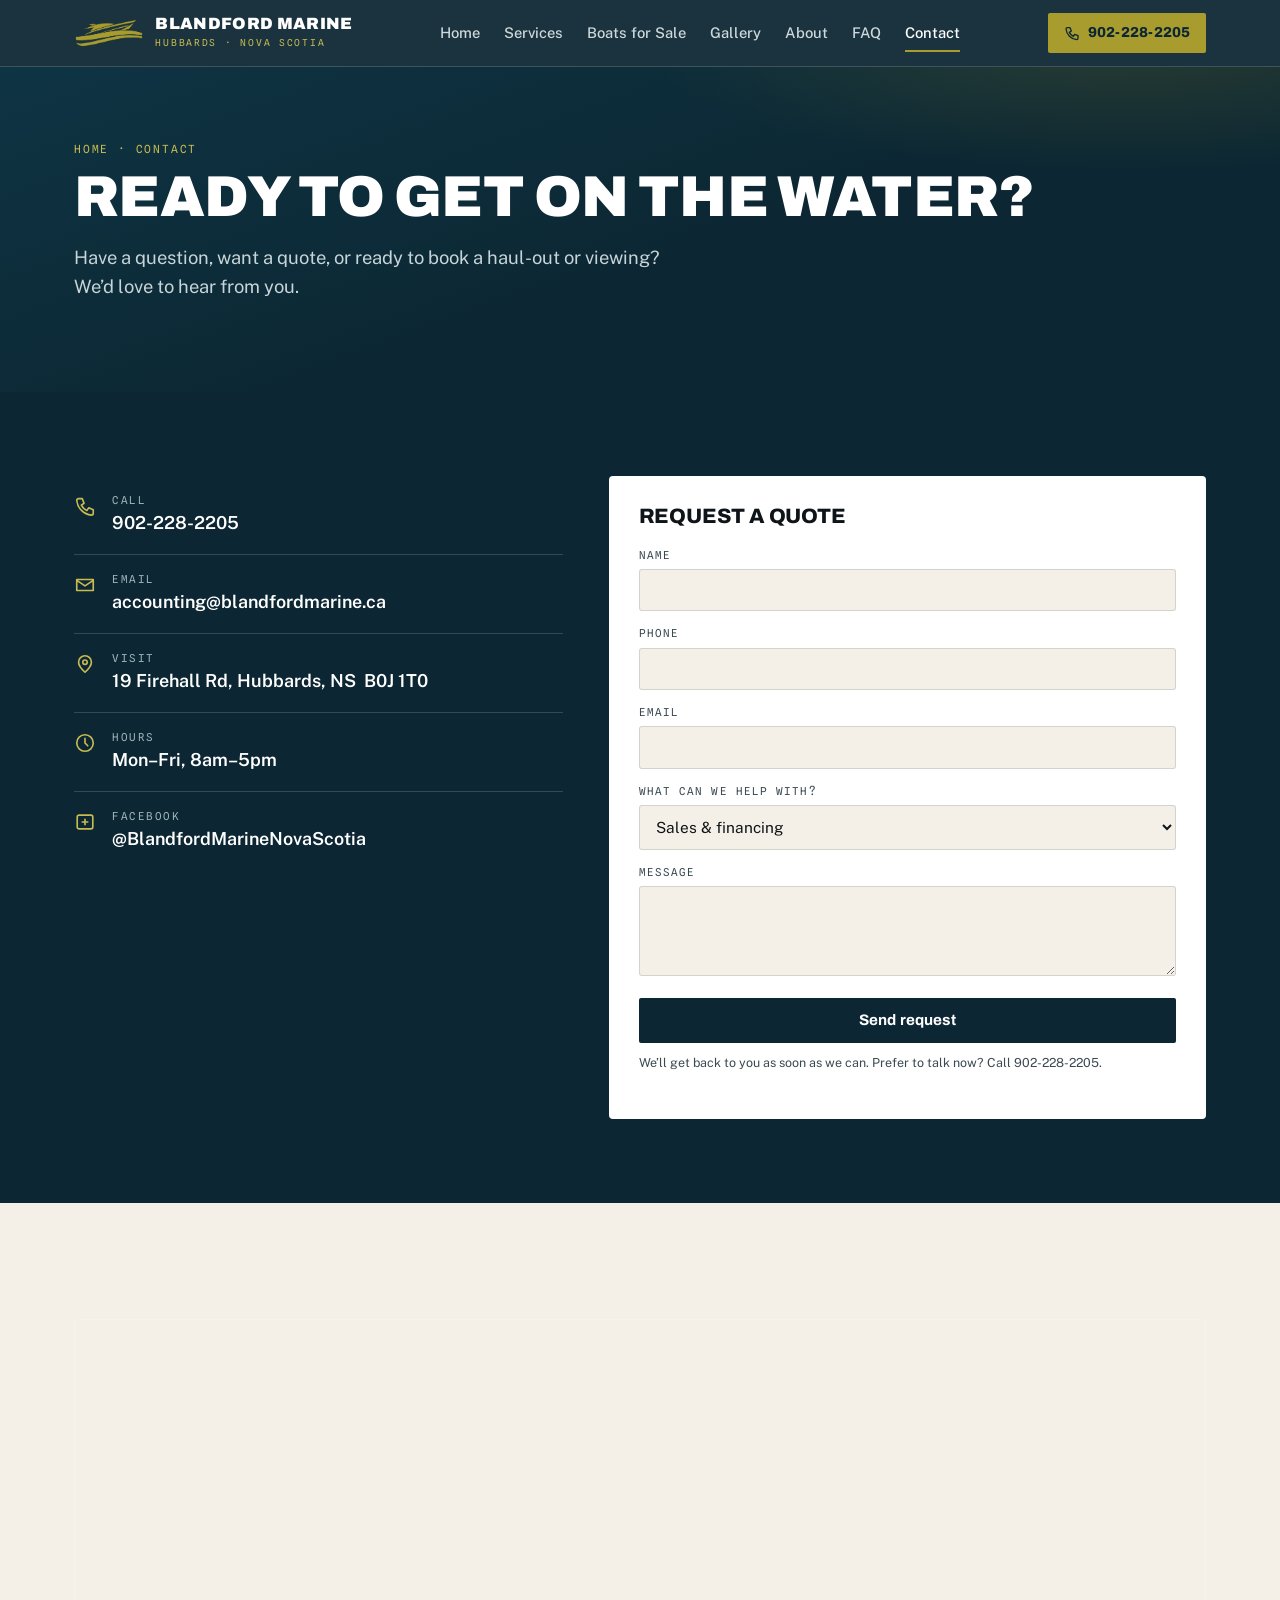
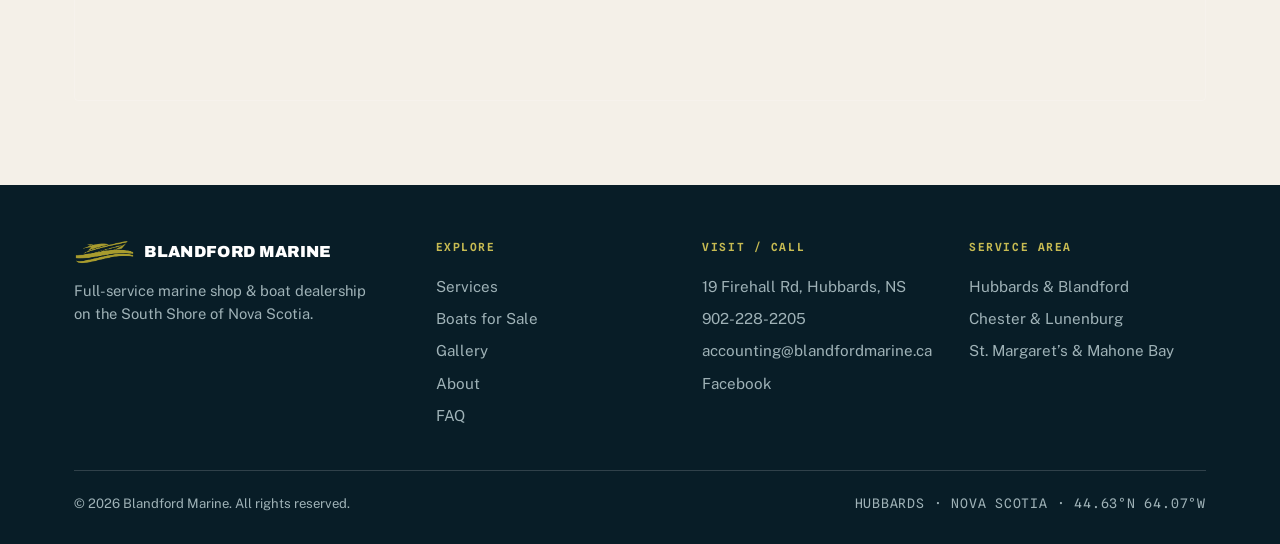
<file: contact.html>
<!DOCTYPE html>
<html lang="en">
<head>
<meta charset="UTF-8" />
<meta name="viewport" content="width=device-width, initial-scale=1.0" />
<title>Contact — Blandford Marine | Hubbards, NS</title>
<meta name="description" content="Contact Blandford Marine in Hubbards, Nova Scotia. Call 902-228-2205, email, or send a message. 19 Firehall Rd, Hubbards, NS B0J 1T0." />
<meta name="theme-color" content="#0C2733" />
<link rel="icon" href="assets/img/favicon.png" />
<link rel="preconnect" href="https://fonts.googleapis.com" />
<link rel="preconnect" href="https://fonts.gstatic.com" crossorigin />
<link href="https://fonts.googleapis.com/css2?family=Archivo:wght@500;700;800;900&family=Public+Sans:ital,wght@0,400;0,500;0,600;1,400&family=Spline+Sans+Mono:wght@400;500;600&display=swap" rel="stylesheet" />
<link rel="stylesheet" href="assets/css/style.css" />

<script type="application/ld+json">
{
  "@context": "https://schema.org",
  "@type": "BoatDealer",
  "name": "Blandford Marine",
  "telephone": "+1-902-228-2205",
  "email": "accounting@blandfordmarine.ca",
  "address": { "@type": "PostalAddress", "streetAddress": "19 Firehall Rd", "addressLocality": "Hubbards", "addressRegion": "NS", "postalCode": "B0J 1T0", "addressCountry": "CA" },
  "geo": { "@type": "GeoCoordinates", "latitude": 44.6333, "longitude": -64.0667 },
  "openingHoursSpecification": [{ "@type": "OpeningHoursSpecification", "dayOfWeek": ["Monday","Tuesday","Wednesday","Thursday","Friday"], "opens": "08:00", "closes": "17:00" }],
  "sameAs": ["https://www.facebook.com/BlandfordMarineNovaScotia"]
}
</script>
</head>
<body>

<header class="nav">
  <div class="wrap nav-inner">
    <a class="brand" href="index.html" aria-label="Blandford Marine home">
      <img class="logo-img" src="assets/img/logo.png" alt="Blandford Marine logo" />
      <span class="wordmark"><b>Blandford Marine</b><span>HUBBARDS &middot; NOVA SCOTIA</span></span>
    </a>
    <nav class="links" id="navlinks">
      <a href="index.html">Home</a>
      <a href="services.html">Services</a>
      <a href="boats.html">Boats for Sale</a>
      <a href="gallery.html">Gallery</a>
      <a href="about.html">About</a>
      <a href="faq.html">FAQ</a>
      <a href="contact.html" class="active">Contact</a>
    </nav>
    <div style="display:flex;align-items:center;gap:10px;">
      <a class="nav-call" href="tel:+19022282205" aria-label="Call 902-228-2205">
        <svg width="16" height="16" viewBox="0 0 24 24" fill="none"><path d="M5 4h4l2 5-3 2a14 14 0 0 0 6 6l2-3 5 2v4a2 2 0 0 1-2 2A18 18 0 0 1 3 6a2 2 0 0 1 2-2z" stroke="currentColor" stroke-width="2" stroke-linejoin="round"/></svg>
        <span class="callnum">902-228-2205</span>
      </a>
      <button class="menu-btn" id="menuBtn" aria-label="Open menu" aria-expanded="false">
        <svg viewBox="0 0 24 24" fill="none"><path d="M3 6h18M3 12h18M3 18h18" stroke="currentColor" stroke-width="2" stroke-linecap="round"/></svg>
      </button>
    </div>
  </div>
</header>

<section class="page-hero">
  <div class="wrap">
    <div class="crumb">Home &middot; Contact</div>
    <h1>Ready to get on the water?</h1>
    <p>Have a question, want a quote, or ready to book a haul-out or viewing? We&rsquo;d love to hear from you.</p>
  </div>
</section>

<section class="block dark">
  <div class="wrap contact-grid">
    <div class="contact-info reveal">
      <div class="row">
        <svg class="ic" viewBox="0 0 24 24" fill="none"><path d="M5 4h4l2 5-3 2a14 14 0 0 0 6 6l2-3 5 2v4a2 2 0 0 1-2 2A18 18 0 0 1 3 6a2 2 0 0 1 2-2z" stroke="currentColor" stroke-width="1.8" stroke-linejoin="round"/></svg>
        <div><div class="k">Call</div><div class="v"><a href="tel:+19022282205">902-228-2205</a></div></div>
      </div>
      <div class="row">
        <svg class="ic" viewBox="0 0 24 24" fill="none"><path d="M3 6h18v12H3zM3 7l9 6 9-6" stroke="currentColor" stroke-width="1.8" stroke-linejoin="round"/></svg>
        <div><div class="k">Email</div><div class="v"><a href="mailto:accounting@blandfordmarine.ca">accounting@blandfordmarine.ca</a></div></div>
      </div>
      <div class="row">
        <svg class="ic" viewBox="0 0 24 24" fill="none"><path d="M12 21s7-6.5 7-11a7 7 0 1 0-14 0c0 4.5 7 11 7 11z" stroke="currentColor" stroke-width="1.8" stroke-linejoin="round"/><circle cx="12" cy="10" r="2.4" stroke="currentColor" stroke-width="1.8"/></svg>
        <div><div class="k">Visit</div><div class="v" style="font-weight:600;">19 Firehall Rd, Hubbards, NS&nbsp; B0J 1T0</div></div>
      </div>
      <div class="row">
        <svg class="ic" viewBox="0 0 24 24" fill="none"><circle cx="12" cy="12" r="9" stroke="currentColor" stroke-width="1.8"/><path d="M12 7v5l3 3" stroke="currentColor" stroke-width="1.8" stroke-linecap="round"/></svg>
        <!-- [[CONFIRM]] hours -->
        <div><div class="k">Hours</div><div class="v" style="font-weight:600;">Mon&ndash;Fri, 8am&ndash;5pm</div></div>
      </div>
      <div class="row" style="border-bottom:0;">
        <svg class="ic" viewBox="0 0 24 24" fill="none"><rect x="3.5" y="4.5" width="17" height="15" rx="2" stroke="currentColor" stroke-width="1.8"/><path d="M9 12h6M12 9v6" stroke="currentColor" stroke-width="1.8" stroke-linecap="round"/></svg>
        <div><div class="k">Facebook</div><div class="v"><a href="https://www.facebook.com/BlandfordMarineNovaScotia" target="_blank" rel="noopener">@BlandfordMarineNovaScotia</a></div></div>
      </div>
    </div>

    <!--
      [[CONFIRM]] This form is front-end only — it won't send mail by itself.
      Connect it to a form service before launch. Easiest options:
        • Formspree: set <form action="https://formspree.io/f/XXXX" method="POST"> and remove id="leadForm".
        • Or change the button to a mailto: link.
      See README for steps.
    -->
    <form class="lead reveal" id="leadForm">
      <h3>Request a quote</h3>
      <div class="field"><label for="f-name">Name</label><input id="f-name" name="name" type="text" required /></div>
      <div class="field"><label for="f-phone">Phone</label><input id="f-phone" name="phone" type="tel" /></div>
      <div class="field"><label for="f-email">Email</label><input id="f-email" name="email" type="email" required /></div>
      <div class="field">
        <label for="f-help">What can we help with?</label>
        <select id="f-help" name="help">
          <option>Sales &amp; financing</option>
          <option>Service &amp; repair</option>
          <option>Haul-out &amp; storage</option>
          <option>Detailing</option>
          <option>Other</option>
        </select>
      </div>
      <div class="field"><label for="f-msg">Message</label><textarea id="f-msg" name="message"></textarea></div>
      <button class="btn btn-dark" type="submit" style="width:100%;justify-content:center;">Send request</button>
      <p class="form-note" id="formNote">We&rsquo;ll get back to you as soon as we can. Prefer to talk now? Call 902-228-2205.</p>
    </form>
  </div>
</section>

<section class="block light">
  <div class="wrap">
    <div class="map-wrap reveal">
      <iframe
        title="Map to Blandford Marine, 19 Firehall Rd, Hubbards, NS"
        src="https://www.google.com/maps?q=19+Firehall+Rd,+Hubbards,+NS+B0J+1T0&output=embed"
        width="100%" height="380" style="border:0;display:block;" loading="lazy"
        referrerpolicy="no-referrer-when-downgrade" allowfullscreen></iframe>
    </div>
  </div>
</section>

<footer class="foot">
  <div class="wrap">
    <div class="foot-grid">
      <div>
        <div class="foot-brand"><img src="assets/img/logo.png" alt="" /><b>Blandford Marine</b></div>
        <p style="font-size:.92rem;max-width:34ch;">Full-service marine shop &amp; boat dealership on the South Shore of Nova Scotia.</p>
      </div>
      <div>
        <h4>Explore</h4>
        <a href="services.html">Services</a>
        <a href="boats.html">Boats for Sale</a>
        <a href="gallery.html">Gallery</a>
        <a href="about.html">About</a>
        <a href="faq.html">FAQ</a>
      </div>
      <div>
        <h4>Visit / Call</h4>
        <a href="https://maps.google.com/?q=19+Firehall+Rd+Hubbards+NS" target="_blank" rel="noopener">19 Firehall Rd, Hubbards, NS</a>
        <a href="tel:+19022282205">902-228-2205</a>
        <a href="mailto:accounting@blandfordmarine.ca">accounting@blandfordmarine.ca</a>
        <a href="https://www.facebook.com/BlandfordMarineNovaScotia" target="_blank" rel="noopener">Facebook</a>
      </div>
      <div>
        <h4>Service area</h4>
        <a href="contact.html">Hubbards &amp; Blandford</a>
        <a href="contact.html">Chester &amp; Lunenburg</a>
        <a href="contact.html">St. Margaret&rsquo;s &amp; Mahone Bay</a>
      </div>
    </div>
    <div class="foot-bottom">
      <span>&copy; <span id="yr"></span> Blandford Marine. All rights reserved.</span>
      <span style="font-family:'Spline Sans Mono';letter-spacing:.06em;">HUBBARDS &middot; NOVA SCOTIA &middot; 44.63&deg;N 64.07&deg;W</span>
    </div>
  </div>
</footer>

<script src="assets/js/main.js"></script>
</body>
</html>
</file>
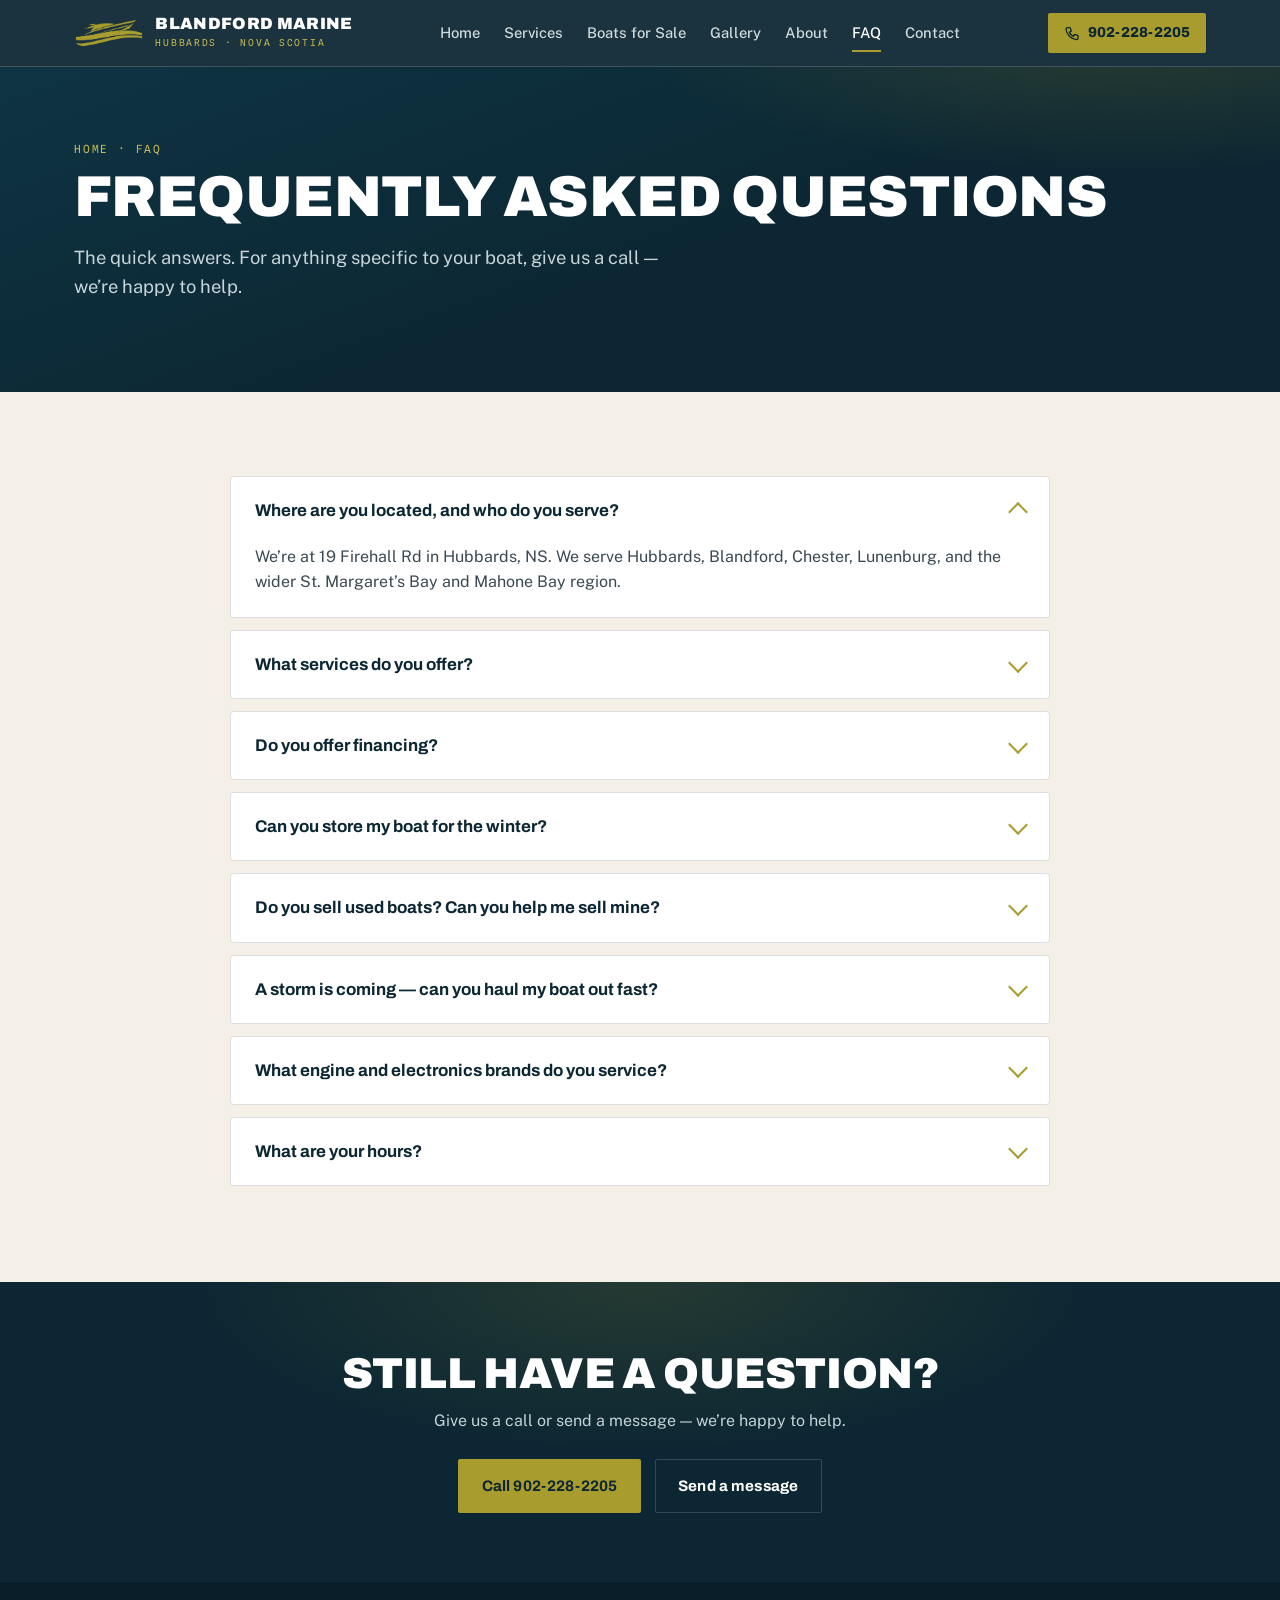
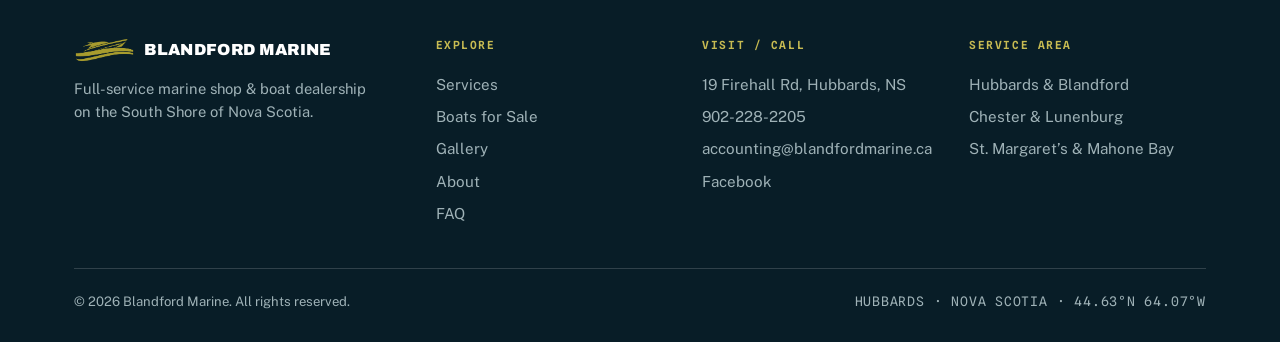
<file: faq.html>
<!DOCTYPE html>
<html lang="en">
<head>
<meta charset="UTF-8" />
<meta name="viewport" content="width=device-width, initial-scale=1.0" />
<title>FAQ — Blandford Marine | Hubbards, NS</title>
<meta name="description" content="Answers to common questions about Blandford Marine: location, services, financing, winter storage, used boats, storm haul-out, brands serviced and hours." />
<meta name="theme-color" content="#0C2733" />
<link rel="icon" href="assets/img/favicon.png" />
<link rel="preconnect" href="https://fonts.googleapis.com" />
<link rel="preconnect" href="https://fonts.gstatic.com" crossorigin />
<link href="https://fonts.googleapis.com/css2?family=Archivo:wght@500;700;800;900&family=Public+Sans:ital,wght@0,400;0,500;0,600;1,400&family=Spline+Sans+Mono:wght@400;500;600&display=swap" rel="stylesheet" />
<link rel="stylesheet" href="assets/css/style.css" />

<!-- FAQ structured data for Google. [[CONFIRM]] keep answers in sync with the visible text. -->
<script type="application/ld+json">
{
  "@context": "https://schema.org",
  "@type": "FAQPage",
  "mainEntity": [
    { "@type": "Question", "name": "Where are you located, and who do you serve?", "acceptedAnswer": { "@type": "Answer", "text": "We're at 19 Firehall Rd in Hubbards, NS. We serve Hubbards, Blandford, Chester, Lunenburg, and the wider St. Margaret's Bay and Mahone Bay region." } },
    { "@type": "Question", "name": "What services do you offer?", "acceptedAnswer": { "@type": "Answer", "text": "Boat sales and financing, service and repair, haul-out and launch, winterizing and winter storage, detailing, and delivery." } },
    { "@type": "Question", "name": "Do you offer financing?", "acceptedAnswer": { "@type": "Answer", "text": "Yes, we offer financing on boat purchases, subject to approval." } },
    { "@type": "Question", "name": "Can you store my boat for the winter?", "acceptedAnswer": { "@type": "Answer", "text": "Yes. We haul, winterize, and store boats through the off-season, then launch them again in spring." } },
    { "@type": "Question", "name": "Do you sell used boats? Can you help me sell mine?", "acceptedAnswer": { "@type": "Answer", "text": "We carry a rotating selection of quality used boats, and we can help you sell yours. Call for current availability." } },
    { "@type": "Question", "name": "A storm is coming — can you haul my boat out fast?", "acceptedAnswer": { "@type": "Answer", "text": "When severe weather is forecast we prioritize getting boats out of the water. Call us as early as you can." } }
  ]
}
</script>
</head>
<body>

<header class="nav">
  <div class="wrap nav-inner">
    <a class="brand" href="index.html" aria-label="Blandford Marine home">
      <img class="logo-img" src="assets/img/logo.png" alt="Blandford Marine logo" />
      <span class="wordmark"><b>Blandford Marine</b><span>HUBBARDS &middot; NOVA SCOTIA</span></span>
    </a>
    <nav class="links" id="navlinks">
      <a href="index.html">Home</a>
      <a href="services.html">Services</a>
      <a href="boats.html">Boats for Sale</a>
      <a href="gallery.html">Gallery</a>
      <a href="about.html">About</a>
      <a href="faq.html" class="active">FAQ</a>
      <a href="contact.html">Contact</a>
    </nav>
    <div style="display:flex;align-items:center;gap:10px;">
      <a class="nav-call" href="tel:+19022282205" aria-label="Call 902-228-2205">
        <svg width="16" height="16" viewBox="0 0 24 24" fill="none"><path d="M5 4h4l2 5-3 2a14 14 0 0 0 6 6l2-3 5 2v4a2 2 0 0 1-2 2A18 18 0 0 1 3 6a2 2 0 0 1 2-2z" stroke="currentColor" stroke-width="2" stroke-linejoin="round"/></svg>
        <span class="callnum">902-228-2205</span>
      </a>
      <button class="menu-btn" id="menuBtn" aria-label="Open menu" aria-expanded="false">
        <svg viewBox="0 0 24 24" fill="none"><path d="M3 6h18M3 12h18M3 18h18" stroke="currentColor" stroke-width="2" stroke-linecap="round"/></svg>
      </button>
    </div>
  </div>
</header>

<section class="page-hero">
  <div class="wrap">
    <div class="crumb">Home &middot; FAQ</div>
    <h1>Frequently asked questions</h1>
    <p>The quick answers. For anything specific to your boat, give us a call &mdash; we&rsquo;re happy to help.</p>
  </div>
</section>

<section class="block light">
  <div class="wrap">
    <div class="faq-list reveal">
      <details class="faq" open>
        <summary>Where are you located, and who do you serve?<span class="chev" aria-hidden="true"></span></summary>
        <div class="faq-a"><p>We&rsquo;re at 19 Firehall Rd in Hubbards, NS. We serve Hubbards, Blandford, Chester, Lunenburg, and the wider St. Margaret&rsquo;s Bay and Mahone Bay region.</p></div>
      </details>
      <details class="faq">
        <summary>What services do you offer?<span class="chev" aria-hidden="true"></span></summary>
        <div class="faq-a"><p>Boat sales and financing, service and repair, haul-out and launch, winterizing and winter storage, detailing, and delivery &mdash; all from one yard.</p></div>
      </details>
      <details class="faq">
        <summary>Do you offer financing?<span class="chev" aria-hidden="true"></span></summary>
        <div class="faq-a"><p>Yes &mdash; we offer financing on boat purchases, subject to approval. Ask us about your options.</p></div>
      </details>
      <details class="faq">
        <summary>Can you store my boat for the winter?<span class="chev" aria-hidden="true"></span></summary>
        <!-- [[CONFIRM]] storage type (indoor/outdoor/heated) and capacity. -->
        <div class="faq-a"><p>Yes. We haul, winterize, and store boats through the off-season, then launch them again in spring. Booking ahead is the best way to lock in your spot at the busy times of year.</p></div>
      </details>
      <details class="faq">
        <summary>Do you sell used boats? Can you help me sell mine?<span class="chev" aria-hidden="true"></span></summary>
        <div class="faq-a"><p>We carry a rotating selection of quality used boats, and we can help you sell yours. Inventory changes through the season, so call for what&rsquo;s available right now.</p></div>
      </details>
      <details class="faq">
        <summary>A storm is coming &mdash; can you haul my boat out fast?<span class="chev" aria-hidden="true"></span></summary>
        <div class="faq-a"><p>When severe weather is forecast we prioritize getting boats out of the water. Call us as early as you can &mdash; the sooner we know, the better we can help.</p></div>
      </details>
      <details class="faq">
        <summary>What engine and electronics brands do you service?<span class="chev" aria-hidden="true"></span></summary>
        <!-- [[CONFIRM]] brand list is from the posts; do not imply "authorized dealer" status without confirmation. -->
        <div class="faq-a"><p>We work across the major brands, including Mercury / MerCruiser, Yamaha, Honda and Volvo Penta, along with Raymarine and Garmin electronics.</p></div>
      </details>
      <details class="faq">
        <summary>What are your hours?<span class="chev" aria-hidden="true"></span></summary>
        <!-- [[CONFIRM]] hours, including any seasonal change. -->
        <div class="faq-a"><p>Monday to Friday, 8:00&nbsp;AM&ndash;5:00&nbsp;PM. Hours can shift a little with the season &mdash; call ahead if you&rsquo;re making a special trip.</p></div>
      </details>
    </div>
  </div>
</section>

<section class="cta-band">
  <div class="wrap reveal">
    <h2>Still have a question?</h2>
    <p>Give us a call or send a message &mdash; we&rsquo;re happy to help.</p>
    <div class="cta-row">
      <a class="btn btn-primary" href="tel:+19022282205">Call 902-228-2205</a>
      <a class="btn btn-ghost" href="contact.html">Send a message</a>
    </div>
  </div>
</section>

<footer class="foot">
  <div class="wrap">
    <div class="foot-grid">
      <div>
        <div class="foot-brand"><img src="assets/img/logo.png" alt="" /><b>Blandford Marine</b></div>
        <p style="font-size:.92rem;max-width:34ch;">Full-service marine shop &amp; boat dealership on the South Shore of Nova Scotia.</p>
      </div>
      <div>
        <h4>Explore</h4>
        <a href="services.html">Services</a>
        <a href="boats.html">Boats for Sale</a>
        <a href="gallery.html">Gallery</a>
        <a href="about.html">About</a>
        <a href="faq.html">FAQ</a>
      </div>
      <div>
        <h4>Visit / Call</h4>
        <a href="https://maps.google.com/?q=19+Firehall+Rd+Hubbards+NS" target="_blank" rel="noopener">19 Firehall Rd, Hubbards, NS</a>
        <a href="tel:+19022282205">902-228-2205</a>
        <a href="mailto:accounting@blandfordmarine.ca">accounting@blandfordmarine.ca</a>
        <a href="https://www.facebook.com/BlandfordMarineNovaScotia" target="_blank" rel="noopener">Facebook</a>
      </div>
      <div>
        <h4>Service area</h4>
        <a href="contact.html">Hubbards &amp; Blandford</a>
        <a href="contact.html">Chester &amp; Lunenburg</a>
        <a href="contact.html">St. Margaret&rsquo;s &amp; Mahone Bay</a>
      </div>
    </div>
    <div class="foot-bottom">
      <span>&copy; <span id="yr"></span> Blandford Marine. All rights reserved.</span>
      <span style="font-family:'Spline Sans Mono';letter-spacing:.06em;">HUBBARDS &middot; NOVA SCOTIA &middot; 44.63&deg;N 64.07&deg;W</span>
    </div>
  </div>
</footer>

<script src="assets/js/main.js"></script>
</body>
</html>
</file>
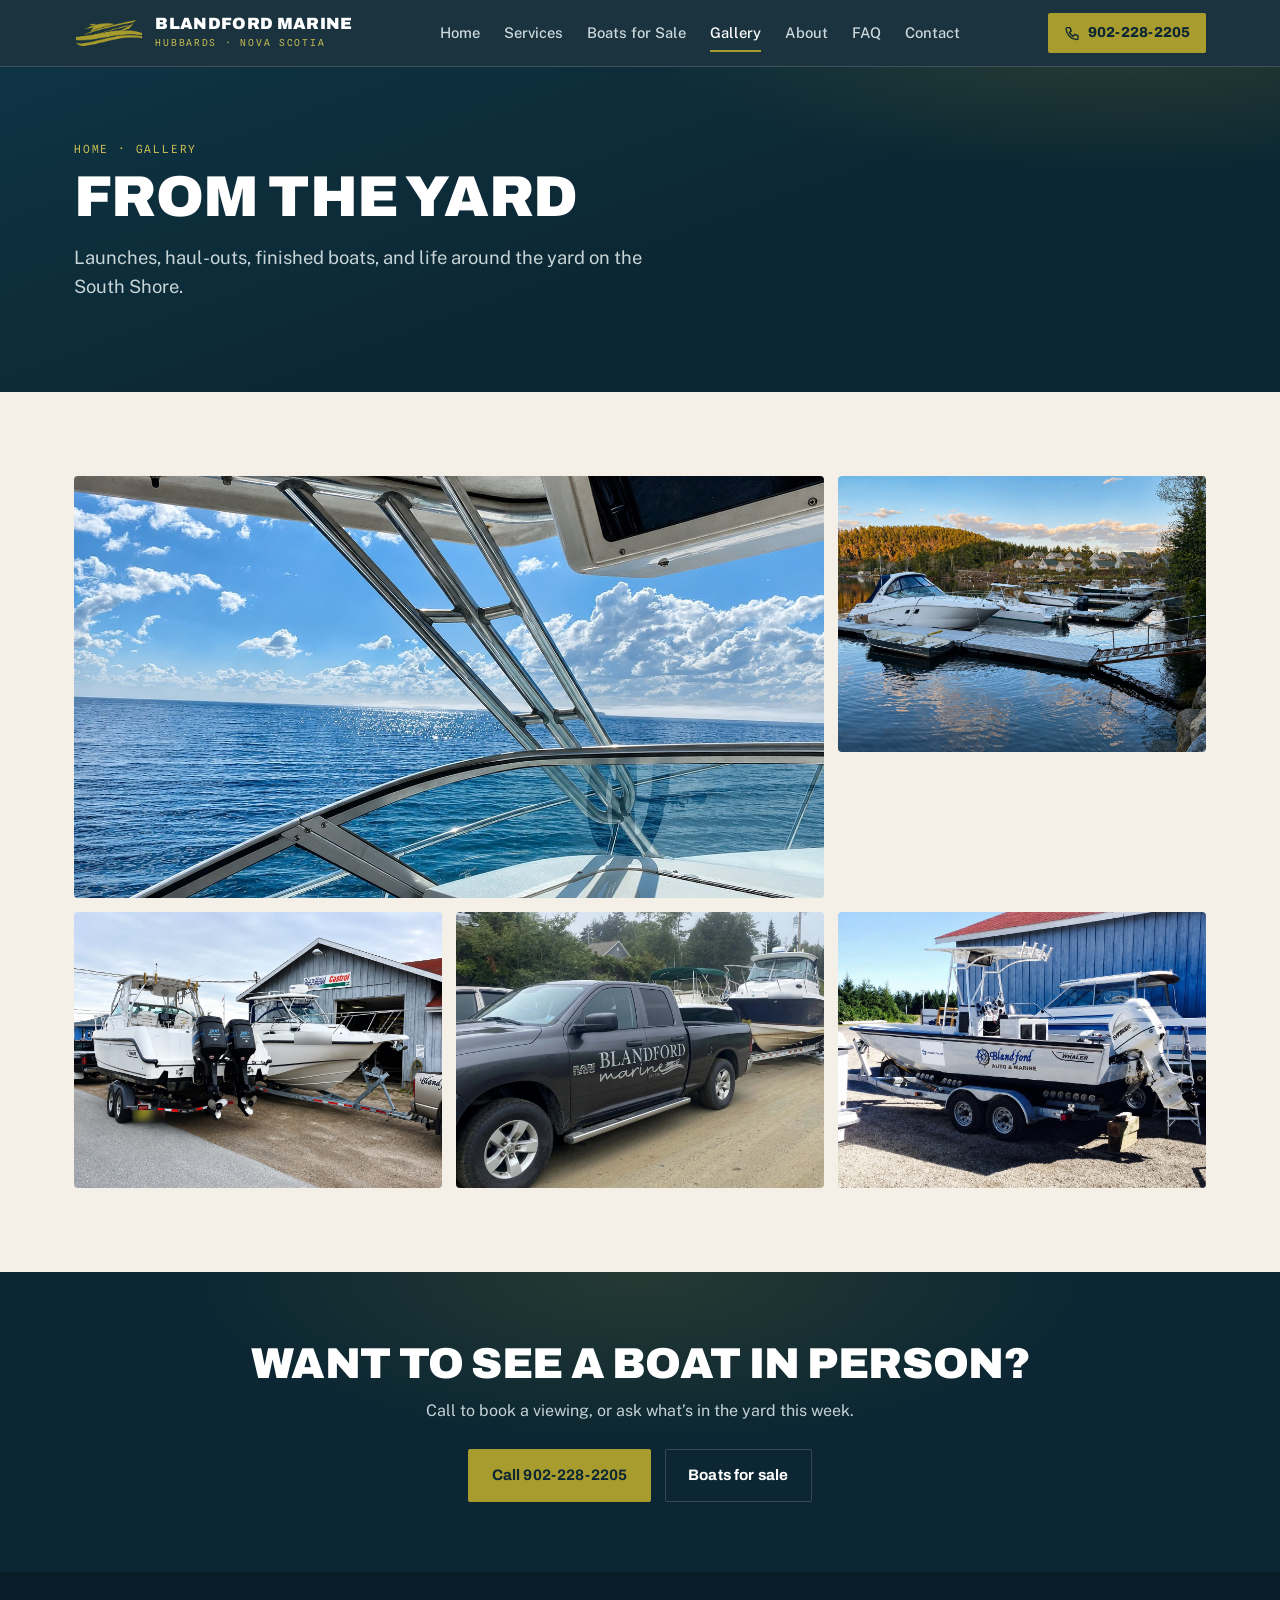
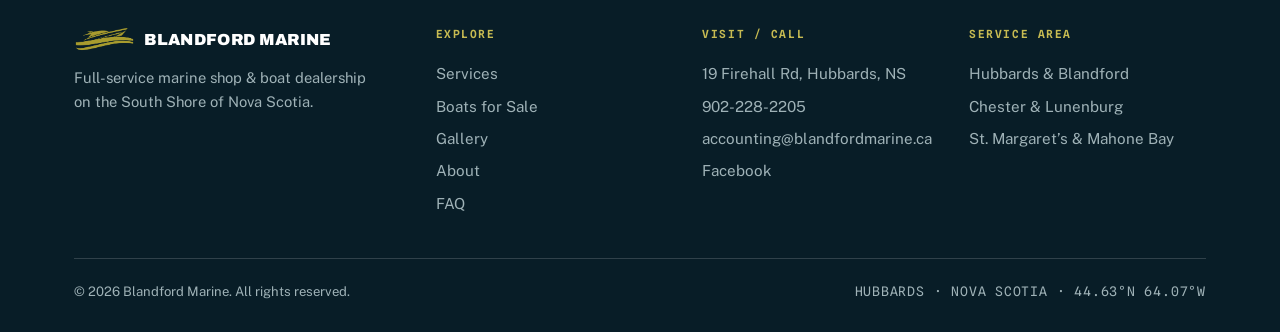
<file: gallery.html>
<!DOCTYPE html>
<html lang="en">
<head>
<meta charset="UTF-8" />
<meta name="viewport" content="width=device-width, initial-scale=1.0" />
<title>Gallery — Blandford Marine | Hubbards, NS</title>
<meta name="description" content="Photos from the yard at Blandford Marine — launches, haul-outs, service, detailing and boats for sale on the South Shore of Nova Scotia." />
<meta name="theme-color" content="#0C2733" />
<link rel="icon" href="assets/img/favicon.png" />
<link rel="preconnect" href="https://fonts.googleapis.com" />
<link rel="preconnect" href="https://fonts.gstatic.com" crossorigin />
<link href="https://fonts.googleapis.com/css2?family=Archivo:wght@500;700;800;900&family=Public+Sans:ital,wght@0,400;0,500;0,600;1,400&family=Spline+Sans+Mono:wght@400;500;600&display=swap" rel="stylesheet" />
<link rel="stylesheet" href="assets/css/style.css" />
</head>
<body>

<header class="nav">
  <div class="wrap nav-inner">
    <a class="brand" href="index.html" aria-label="Blandford Marine home">
      <img class="logo-img" src="assets/img/logo.png" alt="Blandford Marine logo" />
      <span class="wordmark"><b>Blandford Marine</b><span>HUBBARDS &middot; NOVA SCOTIA</span></span>
    </a>
    <nav class="links" id="navlinks">
      <a href="index.html">Home</a>
      <a href="services.html">Services</a>
      <a href="boats.html">Boats for Sale</a>
      <a href="gallery.html" class="active">Gallery</a>
      <a href="about.html">About</a>
      <a href="faq.html">FAQ</a>
      <a href="contact.html">Contact</a>
    </nav>
    <div style="display:flex;align-items:center;gap:10px;">
      <a class="nav-call" href="tel:+19022282205" aria-label="Call 902-228-2205">
        <svg width="16" height="16" viewBox="0 0 24 24" fill="none"><path d="M5 4h4l2 5-3 2a14 14 0 0 0 6 6l2-3 5 2v4a2 2 0 0 1-2 2A18 18 0 0 1 3 6a2 2 0 0 1 2-2z" stroke="currentColor" stroke-width="2" stroke-linejoin="round"/></svg>
        <span class="callnum">902-228-2205</span>
      </a>
      <button class="menu-btn" id="menuBtn" aria-label="Open menu" aria-expanded="false">
        <svg viewBox="0 0 24 24" fill="none"><path d="M3 6h18M3 12h18M3 18h18" stroke="currentColor" stroke-width="2" stroke-linecap="round"/></svg>
      </button>
    </div>
  </div>
</header>

<section class="page-hero">
  <div class="wrap">
    <div class="crumb">Home &middot; Gallery</div>
    <h1>From the yard</h1>
    <p>Launches, haul-outs, finished boats, and life around the yard on the South Shore.</p>
  </div>
</section>

<section class="block light">
  <div class="wrap">
    <!-- To add more photos later, drop files in assets/img/ and add another <img> here. -->
    <div class="photo-grid reveal">
      <img class="span2" src="assets/img/gallery-onwater.jpg" alt="View over the bow on the open water off Nova Scotia" loading="lazy" />
      <img src="assets/img/gallery-marina.jpg" alt="Boats docked at the marina at golden hour" loading="lazy" />
      <img src="assets/img/gallery-yard.jpg" alt="Boats outside the Blandford Marine shop" loading="lazy" />
      <img src="assets/img/gallery-truck.jpg" alt="Blandford Marine truck towing a boat" loading="lazy" />
      <img src="assets/img/gallery-whaler.jpg" alt="Boston Whaler with Blandford Marine livery" loading="lazy" />
    </div>
  </div>
</section>

<section class="cta-band">
  <div class="wrap reveal">
    <h2>Want to see a boat in person?</h2>
    <p>Call to book a viewing, or ask what&rsquo;s in the yard this week.</p>
    <div class="cta-row">
      <a class="btn btn-primary" href="tel:+19022282205">Call 902-228-2205</a>
      <a class="btn btn-ghost" href="boats.html">Boats for sale</a>
    </div>
  </div>
</section>

<footer class="foot">
  <div class="wrap">
    <div class="foot-grid">
      <div>
        <div class="foot-brand"><img src="assets/img/logo.png" alt="" /><b>Blandford Marine</b></div>
        <p style="font-size:.92rem;max-width:34ch;">Full-service marine shop &amp; boat dealership on the South Shore of Nova Scotia.</p>
      </div>
      <div>
        <h4>Explore</h4>
        <a href="services.html">Services</a>
        <a href="boats.html">Boats for Sale</a>
        <a href="gallery.html">Gallery</a>
        <a href="about.html">About</a>
        <a href="faq.html">FAQ</a>
      </div>
      <div>
        <h4>Visit / Call</h4>
        <a href="https://maps.google.com/?q=19+Firehall+Rd+Hubbards+NS" target="_blank" rel="noopener">19 Firehall Rd, Hubbards, NS</a>
        <a href="tel:+19022282205">902-228-2205</a>
        <a href="mailto:accounting@blandfordmarine.ca">accounting@blandfordmarine.ca</a>
        <a href="https://www.facebook.com/BlandfordMarineNovaScotia" target="_blank" rel="noopener">Facebook</a>
      </div>
      <div>
        <h4>Service area</h4>
        <a href="contact.html">Hubbards &amp; Blandford</a>
        <a href="contact.html">Chester &amp; Lunenburg</a>
        <a href="contact.html">St. Margaret&rsquo;s &amp; Mahone Bay</a>
      </div>
    </div>
    <div class="foot-bottom">
      <span>&copy; <span id="yr"></span> Blandford Marine. All rights reserved.</span>
      <span style="font-family:'Spline Sans Mono';letter-spacing:.06em;">HUBBARDS &middot; NOVA SCOTIA &middot; 44.63&deg;N 64.07&deg;W</span>
    </div>
  </div>
</footer>

<script src="assets/js/main.js"></script>
</body>
</html>
</file>
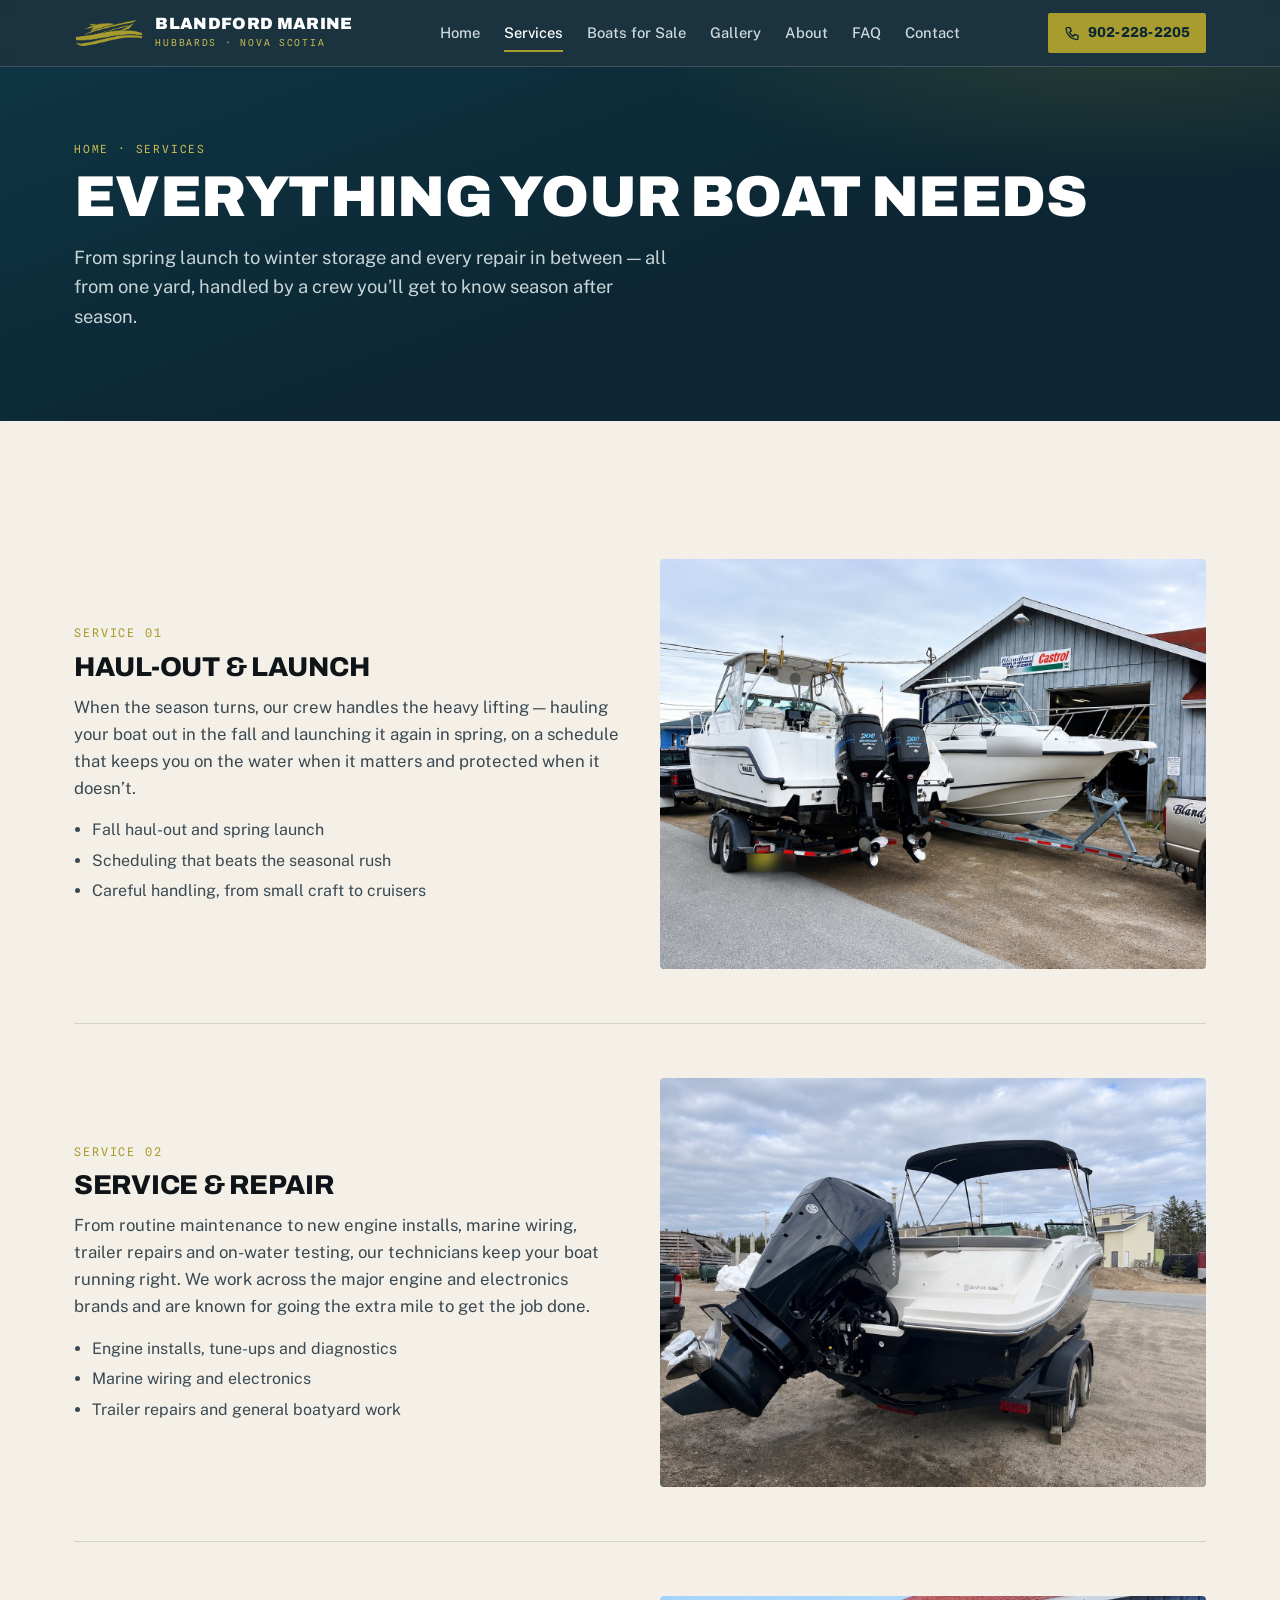
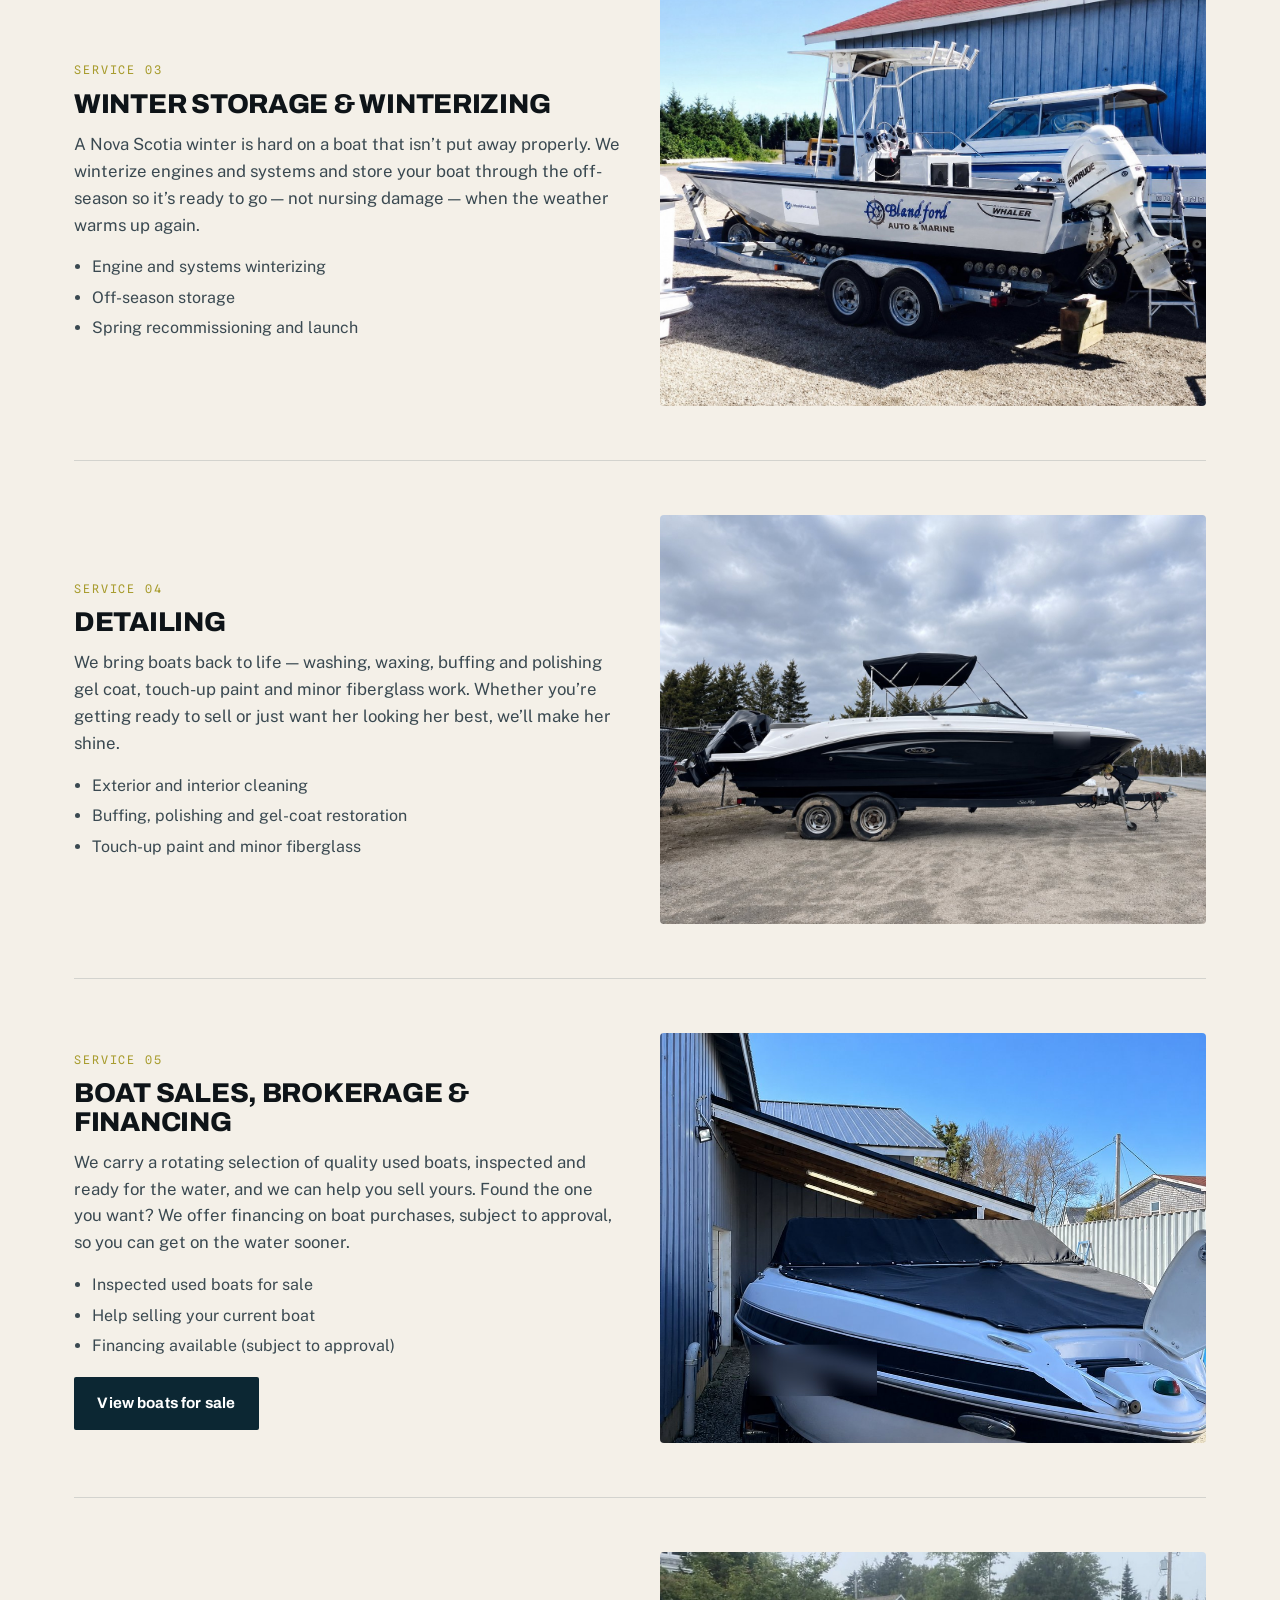
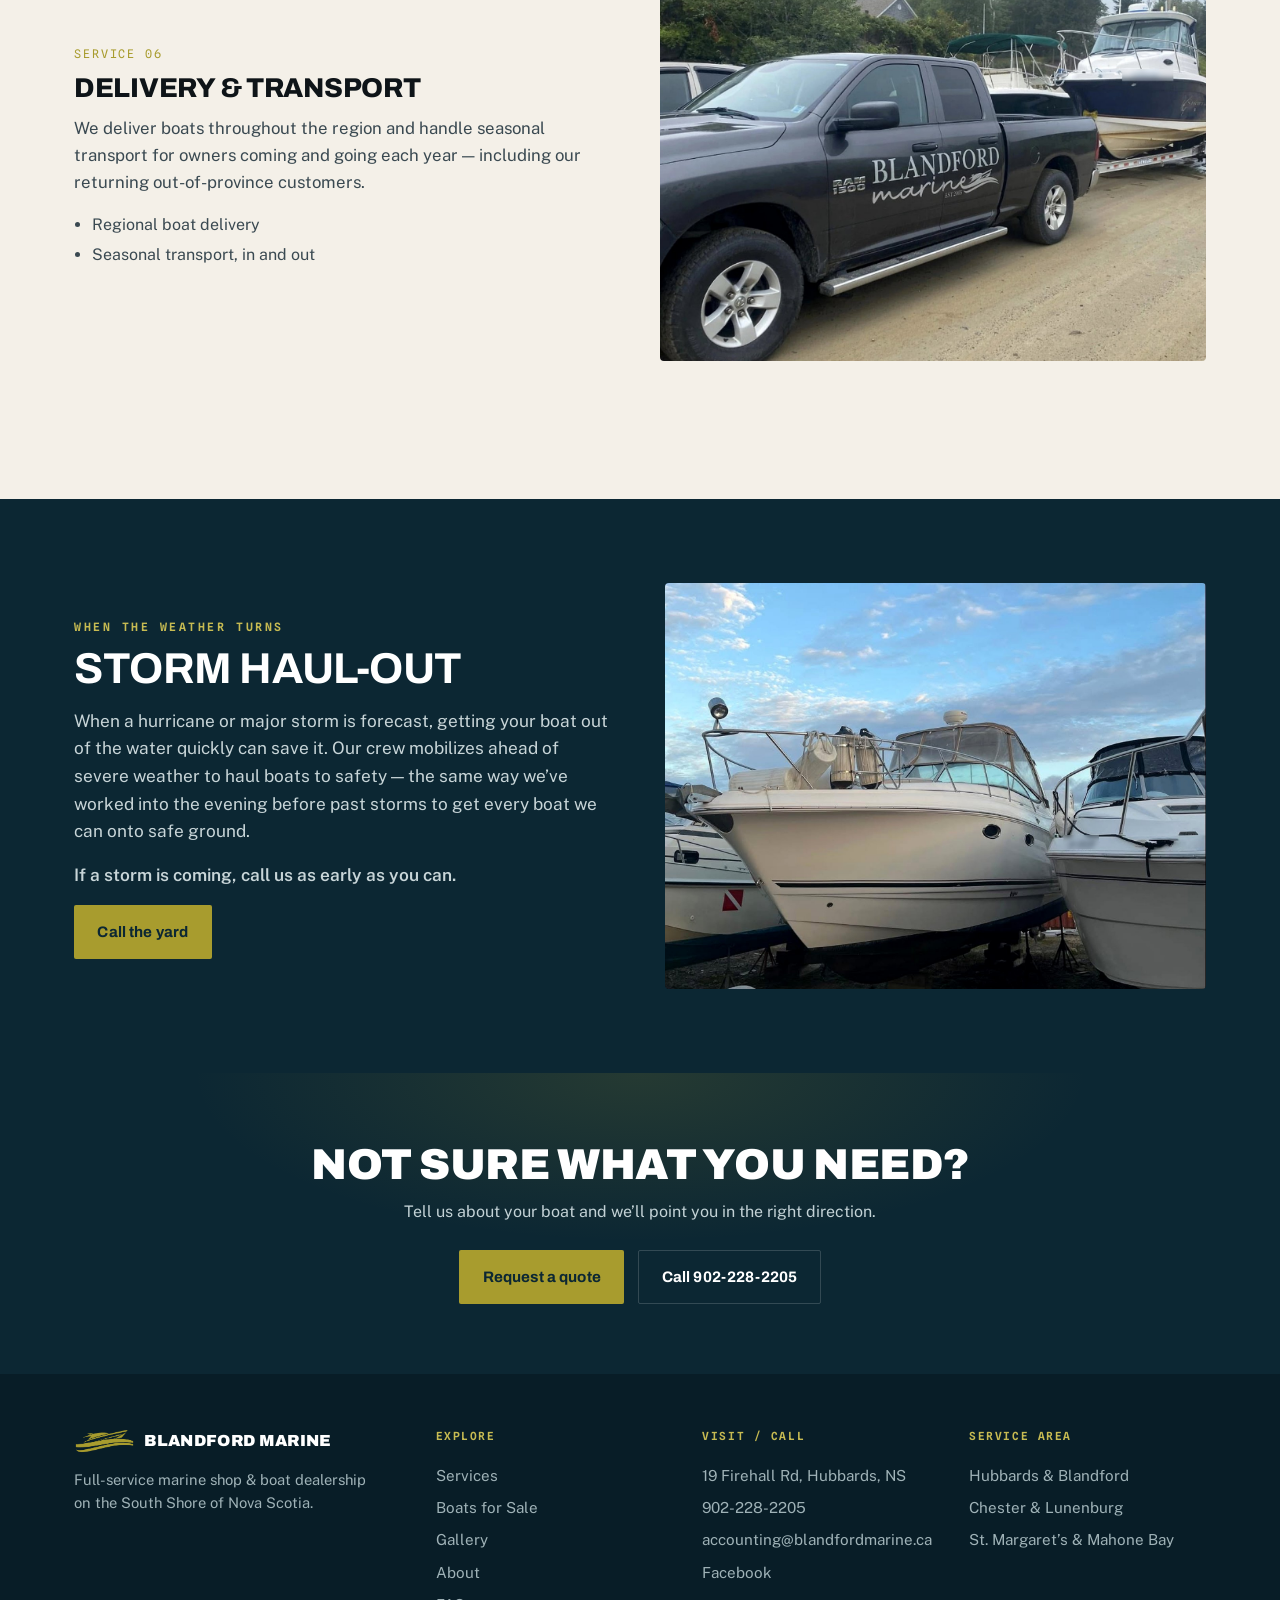
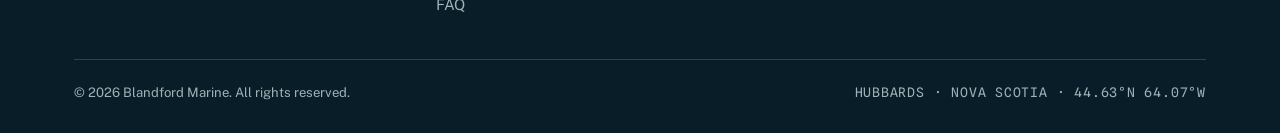
<file: services.html>
<!DOCTYPE html>
<html lang="en">
<head>
<meta charset="UTF-8" />
<meta name="viewport" content="width=device-width, initial-scale=1.0" />
<title>Services — Blandford Marine | Hubbards, NS</title>
<meta name="description" content="Boat sales and financing, service and repair, haul-out and launch, winter storage, detailing, delivery and storm haul-out — full-service marine care in Hubbards, Nova Scotia." />
<meta name="theme-color" content="#0C2733" />
<link rel="icon" href="assets/img/favicon.png" />
<link rel="preconnect" href="https://fonts.googleapis.com" />
<link rel="preconnect" href="https://fonts.gstatic.com" crossorigin />
<link href="https://fonts.googleapis.com/css2?family=Archivo:wght@500;700;800;900&family=Public+Sans:ital,wght@0,400;0,500;0,600;1,400&family=Spline+Sans+Mono:wght@400;500;600&display=swap" rel="stylesheet" />
<link rel="stylesheet" href="assets/css/style.css" />
</head>
<body>

<header class="nav">
  <div class="wrap nav-inner">
    <a class="brand" href="index.html" aria-label="Blandford Marine home">
      <img class="logo-img" src="assets/img/logo.png" alt="Blandford Marine logo" />
      <span class="wordmark"><b>Blandford Marine</b><span>HUBBARDS &middot; NOVA SCOTIA</span></span>
    </a>
    <nav class="links" id="navlinks">
      <a href="index.html">Home</a>
      <a href="services.html" class="active">Services</a>
      <a href="boats.html">Boats for Sale</a>
      <a href="gallery.html">Gallery</a>
      <a href="about.html">About</a>
      <a href="faq.html">FAQ</a>
      <a href="contact.html">Contact</a>
    </nav>
    <div style="display:flex;align-items:center;gap:10px;">
      <a class="nav-call" href="tel:+19022282205" aria-label="Call 902-228-2205">
        <svg width="16" height="16" viewBox="0 0 24 24" fill="none"><path d="M5 4h4l2 5-3 2a14 14 0 0 0 6 6l2-3 5 2v4a2 2 0 0 1-2 2A18 18 0 0 1 3 6a2 2 0 0 1 2-2z" stroke="currentColor" stroke-width="2" stroke-linejoin="round"/></svg>
        <span class="callnum">902-228-2205</span>
      </a>
      <button class="menu-btn" id="menuBtn" aria-label="Open menu" aria-expanded="false">
        <svg viewBox="0 0 24 24" fill="none"><path d="M3 6h18M3 12h18M3 18h18" stroke="currentColor" stroke-width="2" stroke-linecap="round"/></svg>
      </button>
    </div>
  </div>
</header>

<section class="page-hero">
  <div class="wrap">
    <div class="crumb">Home &middot; Services</div>
    <h1>Everything your boat needs</h1>
    <p>From spring launch to winter storage and every repair in between &mdash; all from one yard, handled by a crew you&rsquo;ll get to know season after season.</p>
  </div>
</section>

<section class="block light">
  <div class="wrap">

    <div class="svc-row reveal">
      <div>
        <span class="svc-num">Service 01</span>
        <h3>Haul-Out &amp; Launch</h3>
        <p>When the season turns, our crew handles the heavy lifting &mdash; hauling your boat out in the fall and launching it again in spring, on a schedule that keeps you on the water when it matters and protected when it doesn&rsquo;t.</p>
        <ul>
          <li>Fall haul-out and spring launch</li>
          <li>Scheduling that beats the seasonal rush</li>
          <li>Careful handling, from small craft to cruisers</li>
        </ul>
      </div>
      <div class="svc-media">
        <img src="assets/img/gallery-yard.jpg" alt="Boats on the hard at the Blandford Marine yard" loading="lazy" />
      </div>
    </div>

    <div class="svc-row flip reveal">
      <div class="svc-media">
        <img src="assets/img/searay-spx230-5.jpg" alt="Mercury outboard on a boat at the shop" loading="lazy" />
      </div>
      <div>
        <span class="svc-num">Service 02</span>
        <h3>Service &amp; Repair</h3>
        <p>From routine maintenance to new engine installs, marine wiring, trailer repairs and on-water testing, our technicians keep your boat running right. We work across the major engine and electronics brands and are known for going the extra mile to get the job done.</p>
        <ul>
          <li>Engine installs, tune-ups and diagnostics</li>
          <li>Marine wiring and electronics</li>
          <li>Trailer repairs and general boatyard work</li>
        </ul>
      </div>
    </div>

    <div class="svc-row reveal">
      <div>
        <span class="svc-num">Service 03</span>
        <h3>Winter Storage &amp; Winterizing</h3>
        <p>A Nova Scotia winter is hard on a boat that isn&rsquo;t put away properly. We winterize engines and systems and store your boat through the off-season so it&rsquo;s ready to go &mdash; not nursing damage &mdash; when the weather warms up again.</p>
        <ul>
          <li>Engine and systems winterizing</li>
          <li>Off-season storage <!-- [[CONFIRM]] indoor/outdoor/heated + capacity --></li>
          <li>Spring recommissioning and launch</li>
        </ul>
      </div>
      <div class="svc-media">
        <img src="assets/img/gallery-whaler.jpg" alt="Boat on a trailer in storage" loading="lazy" />
      </div>
    </div>

    <div class="svc-row flip reveal">
      <div class="svc-media">
        <img src="assets/img/searay-spx230-1.jpg" alt="Freshly detailed boat with a deep gloss finish" loading="lazy" />
      </div>
      <div>
        <span class="svc-num">Service 04</span>
        <h3>Detailing</h3>
        <p>We bring boats back to life &mdash; washing, waxing, buffing and polishing gel coat, touch-up paint and minor fiberglass work. Whether you&rsquo;re getting ready to sell or just want her looking her best, we&rsquo;ll make her shine.</p>
        <ul>
          <li>Exterior and interior cleaning</li>
          <li>Buffing, polishing and gel-coat restoration</li>
          <li>Touch-up paint and minor fiberglass</li>
        </ul>
      </div>
    </div>

    <div class="svc-row reveal">
      <div>
        <span class="svc-num">Service 05</span>
        <h3>Boat Sales, Brokerage &amp; Financing</h3>
        <p>We carry a rotating selection of quality used boats, inspected and ready for the water, and we can help you sell yours. Found the one you want? We offer financing on boat purchases, subject to approval, so you can get on the water sooner.</p>
        <ul>
          <li>Inspected used boats for sale</li>
          <li>Help selling your current boat</li>
          <li>Financing available (subject to approval)</li>
        </ul>
        <div style="margin-top:18px;"><a class="btn btn-dark" href="boats.html">View boats for sale</a></div>
      </div>
      <div class="svc-media">
        <img src="assets/img/glastron-gls215-1.jpg" alt="Used boat for sale at Blandford Marine" loading="lazy" />
      </div>
    </div>

    <div class="svc-row flip reveal">
      <div class="svc-media">
        <img src="assets/img/gallery-truck.jpg" alt="Blandford Marine truck towing a boat for delivery" loading="lazy" />
      </div>
      <div>
        <span class="svc-num">Service 06</span>
        <h3>Delivery &amp; Transport</h3>
        <p>We deliver boats throughout the region and handle seasonal transport for owners coming and going each year &mdash; including our returning out-of-province customers.</p>
        <ul>
          <li>Regional boat delivery</li>
          <li>Seasonal transport, in and out</li>
        </ul>
      </div>
    </div>

  </div>
</section>

<!-- STORM HAUL-OUT FEATURE -->
<section class="block dark">
  <div class="wrap about-grid">
    <div class="reveal">
      <span class="eyebrow">When the weather turns</span>
      <h2 style="font-size:clamp(1.9rem,3.8vw,2.7rem);text-transform:uppercase;margin:.5rem 0 1rem;">Storm Haul-Out</h2>
      <p style="color:#c8d5d8;font-size:1.08rem;">When a hurricane or major storm is forecast, getting your boat out of the water quickly can save it. Our crew mobilizes ahead of severe weather to haul boats to safety &mdash; the same way we&rsquo;ve worked into the evening before past storms to get every boat we can onto safe ground.</p>
      <p style="color:#c8d5d8;font-size:1.08rem;font-weight:600;">If a storm is coming, call us as early as you can.</p>
      <div style="margin-top:8px;"><a class="btn btn-primary" href="tel:+19022282205">Call the yard</a></div>
    </div>
    <div class="reveal">
      <img src="assets/img/chaparral310-1.jpg" alt="Boats hauled out and secured on the hard" loading="lazy" style="width:100%;aspect-ratio:4/3;object-fit:cover;border-radius:4px;display:block;" />
    </div>
  </div>
</section>

<section class="cta-band">
  <div class="wrap reveal">
    <h2>Not sure what you need?</h2>
    <p>Tell us about your boat and we&rsquo;ll point you in the right direction.</p>
    <div class="cta-row">
      <a class="btn btn-primary" href="contact.html">Request a quote</a>
      <a class="btn btn-ghost" href="tel:+19022282205">Call 902-228-2205</a>
    </div>
  </div>
</section>

<footer class="foot">
  <div class="wrap">
    <div class="foot-grid">
      <div>
        <div class="foot-brand"><img src="assets/img/logo.png" alt="" /><b>Blandford Marine</b></div>
        <p style="font-size:.92rem;max-width:34ch;">Full-service marine shop &amp; boat dealership on the South Shore of Nova Scotia.</p>
      </div>
      <div>
        <h4>Explore</h4>
        <a href="services.html">Services</a>
        <a href="boats.html">Boats for Sale</a>
        <a href="gallery.html">Gallery</a>
        <a href="about.html">About</a>
        <a href="faq.html">FAQ</a>
      </div>
      <div>
        <h4>Visit / Call</h4>
        <a href="https://maps.google.com/?q=19+Firehall+Rd+Hubbards+NS" target="_blank" rel="noopener">19 Firehall Rd, Hubbards, NS</a>
        <a href="tel:+19022282205">902-228-2205</a>
        <a href="mailto:accounting@blandfordmarine.ca">accounting@blandfordmarine.ca</a>
        <a href="https://www.facebook.com/BlandfordMarineNovaScotia" target="_blank" rel="noopener">Facebook</a>
      </div>
      <div>
        <h4>Service area</h4>
        <a href="contact.html">Hubbards &amp; Blandford</a>
        <a href="contact.html">Chester &amp; Lunenburg</a>
        <a href="contact.html">St. Margaret&rsquo;s &amp; Mahone Bay</a>
      </div>
    </div>
    <div class="foot-bottom">
      <span>&copy; <span id="yr"></span> Blandford Marine. All rights reserved.</span>
      <span style="font-family:'Spline Sans Mono';letter-spacing:.06em;">HUBBARDS &middot; NOVA SCOTIA &middot; 44.63&deg;N 64.07&deg;W</span>
    </div>
  </div>
</footer>

<script src="assets/js/main.js"></script>
</body>
</html>
</file>
<file: assets/css/style.css>
/* ===========================================================
   Blandford Marine — shared styles
   Palette tuned to the logo gold (#A89C2E) on deep-water navy.
   No grid/tech backgrounds — solid navy + soft gold glow.
   =========================================================== */

:root{
  --hull:#0C2733;        /* deep North Atlantic — primary dark */
  --hull-2:#0F3343;
  --hull-3:#081d27;      /* footer */
  --sea:#1C5566;         /* mid petrol */
  --gold:#A89C2E;        /* logo gold — accent */
  --gold-2:#C7BB52;      /* brighter gold — hover/highlight */
  --foam:#F4F0E8;        /* warm chart-paper light surface */
  --mist:#E4EAEA;        /* cool pale surface for alternation */
  --ink:#0E1418;
  --ink-soft:#3A4951;
  --line:rgba(12,39,51,.14);
  --line-light:rgba(255,255,255,.16);
  --maxw:1180px;
  --ease:cubic-bezier(.2,.6,.2,1);
}

*{box-sizing:border-box;}
html{scroll-behavior:smooth;}
body{
  margin:0;
  font-family:"Public Sans",system-ui,sans-serif;
  color:var(--ink);
  background:var(--foam);
  line-height:1.6;
  -webkit-font-smoothing:antialiased;
}
h1,h2,h3{font-family:"Archivo",sans-serif;line-height:1.04;margin:0;letter-spacing:-.01em;}
p{margin:0 0 1rem;}
a{color:inherit;text-decoration:none;}
img{max-width:100%;display:block;}

.wrap{max-width:var(--maxw);margin:0 auto;padding:0 24px;}
.eyebrow{
  font-family:"Spline Sans Mono",monospace;
  font-size:.72rem;letter-spacing:.22em;text-transform:uppercase;
  color:var(--gold-2);font-weight:600;
}
.eyebrow.on-light{color:var(--sea);}

/* ---------- buttons ---------- */
.btn{
  display:inline-flex;align-items:center;gap:.55rem;
  font-family:"Archivo",sans-serif;font-weight:700;
  font-size:.95rem;letter-spacing:.01em;
  padding:.85rem 1.4rem;border-radius:2px;
  border:1.5px solid transparent;cursor:pointer;
  transition:transform .18s var(--ease),background .18s,color .18s,border-color .18s;
}
.btn-primary{background:var(--gold);color:var(--hull);}
.btn-primary:hover{background:var(--gold-2);transform:translateY(-2px);}
.btn-ghost{background:transparent;color:#fff;border-color:var(--line-light);}
.btn-ghost:hover{border-color:var(--gold);color:var(--gold-2);transform:translateY(-2px);}
.btn-dark{background:var(--hull);color:#fff;}
.btn-dark:hover{background:var(--sea);transform:translateY(-2px);}

/* ---------- top nav ---------- */
header.nav{
  position:sticky;top:0;z-index:50;
  background:rgba(12,39,51,.94);
  backdrop-filter:blur(8px);
  border-bottom:1px solid var(--line-light);
}
.nav-inner{display:flex;align-items:center;justify-content:space-between;height:66px;gap:16px;flex-wrap:nowrap;}
.brand{display:flex;align-items:center;gap:.7rem;color:#fff;}
.brand .logo-img{height:30px;width:auto;flex:none;}
.brand .wordmark b{font-family:"Archivo";font-weight:900;font-size:1.02rem;letter-spacing:.02em;text-transform:uppercase;line-height:1;display:block;}
.brand .wordmark span{font-family:"Spline Sans Mono";font-size:.6rem;letter-spacing:.18em;color:var(--gold-2);display:block;margin-top:3px;}
nav.links{display:flex;align-items:center;gap:1.5rem;flex-wrap:nowrap;}
nav.links a{
  color:#cdd9dc;font-size:.92rem;font-weight:500;
  padding:.3rem 0;position:relative;transition:color .15s;
}
nav.links a:hover{color:#fff;}
nav.links a::after{
  content:"";position:absolute;left:0;bottom:-2px;height:2px;width:0;background:var(--gold);transition:width .2s var(--ease);
}
nav.links a:hover::after,nav.links a.active::after{width:100%;}
nav.links a.active{color:#fff;}
.nav-call{
  display:inline-flex;align-items:center;gap:.5rem;
  background:var(--gold);color:var(--hull);
  font-family:"Archivo";font-weight:800;font-size:.9rem;
  padding:.55rem 1rem;border-radius:2px;transition:background .15s,transform .15s;white-space:nowrap;
}
.nav-call:hover{background:var(--gold-2);transform:translateY(-1px);}
.menu-btn{display:none;background:none;border:0;color:#fff;cursor:pointer;padding:8px;}
.menu-btn svg{width:26px;height:26px;}

/* ---------- page hero (interior pages) ---------- */
.page-hero{
  position:relative;background:linear-gradient(160deg,#11415480 0%,var(--hull) 55%);
  background-color:var(--hull);color:#fff;padding:74px 0 90px;overflow:hidden;
}
.page-hero::before{
  content:"";position:absolute;inset:0;pointer-events:none;
  background:radial-gradient(55% 60% at 88% -10%,rgba(168,156,46,.18),transparent 70%);
}
.page-hero .wrap{position:relative;}
.page-hero h1{font-size:clamp(2.2rem,5vw,3.6rem);font-weight:900;text-transform:uppercase;margin:.5rem 0 1rem;}
.page-hero p{font-size:1.15rem;color:#c8d5d8;max-width:54ch;margin:0;}
.crumb{font-family:"Spline Sans Mono";font-size:.7rem;letter-spacing:.16em;color:var(--gold-2);text-transform:uppercase;}

/* ---------- home hero ---------- */
.hero{
  position:relative;color:#fff;overflow:hidden;padding:96px 0 0;
  background:linear-gradient(165deg,#11415c 0%,var(--hull) 58%,#0a212c 100%);
}
.hero::before{
  content:"";position:absolute;inset:0;pointer-events:none;
  background:radial-gradient(50% 55% at 86% 2%,rgba(168,156,46,.20),transparent 68%);
}
.hero-grid{position:relative;display:grid;grid-template-columns:1.15fr .85fr;gap:48px;align-items:center;padding-bottom:120px;}
.hero h1{font-size:clamp(2.6rem,6vw,4.7rem);font-weight:900;text-transform:uppercase;}
.hero h1 .em{color:var(--gold-2);}
.hero-lead{font-size:1.18rem;color:#c8d5d8;max-width:42ch;margin:1.4rem 0 2rem;}
.hero-cta{display:flex;gap:14px;flex-wrap:wrap;}
.coord{
  font-family:"Spline Sans Mono";font-size:.74rem;letter-spacing:.18em;
  color:var(--gold-2);margin-bottom:1.5rem;display:flex;align-items:center;gap:.7rem;
}
.coord::before{content:"";width:34px;height:1px;background:var(--gold);display:inline-block;}
.hero-card{background:rgba(255,255,255,.05);border:1px solid var(--line-light);border-radius:4px;padding:26px 26px 18px;}
.hero-card h3{font-size:.8rem;letter-spacing:.18em;text-transform:uppercase;font-family:"Spline Sans Mono";color:var(--gold-2);font-weight:600;margin-bottom:14px;}
.hero-card ul{list-style:none;margin:0;padding:0;}
.hero-card li{display:flex;justify-content:space-between;align-items:center;padding:11px 0;border-bottom:1px solid var(--line-light);font-size:1.02rem;}
.hero-card li:last-child{border-bottom:0;}
.hero-card li span{font-family:"Spline Sans Mono";font-size:.74rem;color:#90a4aa;}

/* waterline divider (signature) */
.waterline{position:absolute;left:0;right:0;bottom:-1px;width:100%;display:block;line-height:0;}
.waterline svg{display:block;width:100%;height:auto;}

/* ---------- trust strip ---------- */
.strip{background:var(--hull-2);color:#fff;}
.strip .wrap{padding:26px 24px;display:flex;align-items:center;justify-content:space-between;gap:30px;flex-wrap:wrap;}
.strip .tag{font-family:"Archivo";font-weight:700;text-transform:uppercase;letter-spacing:.06em;font-size:.92rem;color:var(--gold-2);}
.brands{display:flex;gap:28px;flex-wrap:wrap;align-items:center;}
.brands span{font-family:"Spline Sans Mono";font-size:.82rem;letter-spacing:.04em;color:#b7c6ca;white-space:nowrap;}

/* ---------- sections ---------- */
section.block{padding:84px 0;}
.block.light{background:var(--foam);}
.block.mist{background:var(--mist);}
.block.dark{background:var(--hull);color:#fff;}
.sec-head{max-width:62ch;margin-bottom:46px;}
.sec-head h2{font-size:clamp(1.9rem,3.8vw,2.9rem);font-weight:800;text-transform:uppercase;margin:.5rem 0 .8rem;}
.sec-head p{font-size:1.1rem;color:var(--ink-soft);margin:0;}
.block.dark .sec-head p{color:#bcccd0;}
.center{text-align:center;margin-left:auto;margin-right:auto;}

/* services */
.svc-grid{display:grid;grid-template-columns:repeat(3,1fr);gap:22px;}
.two-col{display:grid;grid-template-columns:1fr 1fr;gap:22px;}
.svc{background:#fff;border:1px solid var(--line);border-radius:4px;padding:28px;transition:transform .2s var(--ease),box-shadow .2s,border-color .2s;position:relative;}
.svc:hover{transform:translateY(-4px);box-shadow:0 18px 40px -24px rgba(12,39,51,.5);border-color:var(--gold);}
.svc .ic{width:34px;height:34px;color:var(--sea);margin-bottom:16px;}
.svc h3{font-size:1.22rem;font-weight:800;margin-bottom:.5rem;}
.svc p{font-size:.97rem;color:var(--ink-soft);margin:0;}
.svc.feature{background:var(--hull);color:#fff;border-color:var(--hull);}
.svc.feature .ic{color:var(--gold-2);}
.svc.feature p{color:#c3d2d6;}
.svc.feature .pill{display:inline-block;font-family:"Spline Sans Mono";font-size:.64rem;letter-spacing:.16em;text-transform:uppercase;color:var(--hull);background:var(--gold-2);padding:3px 8px;border-radius:2px;margin-bottom:14px;font-weight:600;}

/* detailed service rows (services page) */
.svc-row{display:grid;grid-template-columns:1fr 1fr;gap:40px;align-items:center;padding:54px 0;border-bottom:1px solid var(--line);}
.svc-row:last-child{border-bottom:0;}
.svc-row.flip .svc-media{order:2;}
.svc-row h3{font-size:1.7rem;font-weight:800;text-transform:uppercase;margin:.5rem 0 .8rem;}
.svc-row p{color:var(--ink-soft);font-size:1.05rem;}
.svc-row ul{margin:.4rem 0 0;padding-left:1.1rem;color:var(--ink-soft);}
.svc-row li{margin-bottom:.3rem;}
.svc-media .ph{aspect-ratio:4/3;border-radius:4px;}
.svc-media img{width:100%;aspect-ratio:4/3;object-fit:cover;border-radius:4px;display:block;}
.svc-num{font-family:"Spline Sans Mono";font-size:.74rem;letter-spacing:.16em;color:var(--gold);text-transform:uppercase;}

/* boats */
.boats-grid{display:grid;grid-template-columns:repeat(3,1fr);gap:22px;margin-bottom:36px;}
.boat{background:#fff;border:1px solid var(--line);border-radius:4px;overflow:hidden;display:flex;flex-direction:column;}
.boat .ph{aspect-ratio:4/3;}
.boat .body{padding:20px 20px 22px;}
.boat .body h3{font-size:1.1rem;font-weight:800;margin-bottom:.3rem;}
.boat .meta{font-family:"Spline Sans Mono";font-size:.74rem;color:var(--sea);letter-spacing:.04em;margin-bottom:.7rem;}
.boat .body p{font-size:.92rem;color:var(--ink-soft);margin:0;}
.broker-note{background:var(--hull);color:#fff;border-radius:4px;padding:34px 38px;display:flex;align-items:center;justify-content:space-between;gap:28px;flex-wrap:wrap;}
.broker-note h3{font-size:1.5rem;font-weight:800;text-transform:uppercase;margin-bottom:.4rem;}
.broker-note p{color:#c3d2d6;margin:0;max-width:46ch;}

/* detailed listing (real inventory) */
.listing{display:grid;grid-template-columns:1.05fr 1fr;gap:36px;align-items:center;background:#fff;border:1px solid var(--line);border-radius:6px;padding:24px;margin-bottom:26px;}
.listing .info h3{font-size:1.6rem;font-weight:800;text-transform:uppercase;margin:.2rem 0 .5rem;}
.listing .badges{display:flex;gap:8px;flex-wrap:wrap;margin-bottom:12px;}
.listing .badge{font-family:"Spline Sans Mono";font-size:.64rem;letter-spacing:.12em;text-transform:uppercase;padding:4px 9px;border-radius:2px;font-weight:600;}
.listing .badge.drop{background:#7c2d12;color:#fff;}
.listing .badge.finance{background:var(--gold-2);color:var(--hull);}
.listing .badge.loc{background:var(--mist);color:var(--sea);}
.listing .price{font-family:"Archivo";font-weight:900;font-size:2rem;color:var(--sea);line-height:1;margin-bottom:.6rem;}
.listing .price small{font-family:"Public Sans";font-weight:600;font-size:.8rem;color:var(--ink-soft);text-transform:uppercase;letter-spacing:.05em;margin-left:6px;}
.listing .desc{color:var(--ink-soft);font-size:1.02rem;margin-bottom:1rem;}
.listing .feat-title{font-family:"Spline Sans Mono";font-size:.7rem;letter-spacing:.14em;text-transform:uppercase;color:var(--sea);margin:0 0 .5rem;}
.listing .feats{list-style:none;margin:0 0 1.2rem;padding:0;display:grid;grid-template-columns:1fr 1fr;gap:6px 18px;}
.listing .feats li{position:relative;padding-left:18px;font-size:.95rem;color:var(--ink);}
.listing .feats li::before{content:"";position:absolute;left:0;top:8px;width:8px;height:8px;border-right:2px solid var(--gold);border-bottom:2px solid var(--gold);transform:rotate(45deg);}

/* slideshow / carousel */
.carousel{position:relative;border-radius:5px;overflow:hidden;background:var(--hull);aspect-ratio:4/3;}
.carousel-track{position:absolute;inset:0;}
.carousel-slide{position:absolute;inset:0;width:100%;height:100%;object-fit:cover;opacity:0;transition:opacity .6s var(--ease);}
.carousel-slide.active{opacity:1;}
.carousel-btn{position:absolute;top:50%;transform:translateY(-50%);width:40px;height:40px;border-radius:50%;border:0;cursor:pointer;background:rgba(12,39,51,.55);color:#fff;font-size:1.4rem;line-height:1;display:flex;align-items:center;justify-content:center;transition:background .15s;backdrop-filter:blur(2px);}
.carousel-btn:hover{background:var(--gold);color:var(--hull);}
.carousel-btn.prev{left:10px;}
.carousel-btn.next{right:10px;}
.carousel-dots{position:absolute;bottom:10px;left:0;right:0;display:flex;gap:7px;justify-content:center;}
.carousel-dots button{width:8px;height:8px;padding:0;border-radius:50%;border:0;background:rgba(255,255,255,.5);cursor:pointer;transition:background .15s,transform .15s;}
.carousel-dots button.active{background:var(--gold-2);transform:scale(1.25);}
.carousel-count{position:absolute;top:10px;right:12px;font-family:"Spline Sans Mono";font-size:.66rem;letter-spacing:.1em;color:#fff;background:rgba(12,39,51,.55);padding:3px 8px;border-radius:2px;}
@media(max-width:980px){
  .listing{grid-template-columns:1fr;gap:22px;}
  .listing .feats{grid-template-columns:1fr;}
}

/* photo placeholder — solid navy, no grid */
.ph{
  position:relative;overflow:hidden;
  background:linear-gradient(150deg,#143d4f 0%,var(--hull) 72%);
  color:#fff;display:flex;align-items:center;justify-content:center;text-align:center;
}
.ph::after{
  content:"";position:absolute;inset:0;pointer-events:none;
  background:linear-gradient(115deg,transparent 40%,rgba(255,255,255,.05) 50%,transparent 60%);
}
.ph .ph-label{position:relative;padding:14px;}
.ph .ph-label .k{font-family:"Spline Sans Mono";font-size:.62rem;letter-spacing:.16em;text-transform:uppercase;color:var(--gold-2);display:block;margin-bottom:6px;}
.ph .ph-label .t{font-size:.92rem;color:#d8e2e4;}
.ph svg{position:relative;width:40px;height:40px;opacity:.55;margin-bottom:8px;color:var(--gold-2);}

/* gallery */
.photo-grid{display:grid;grid-template-columns:repeat(3,1fr);gap:14px;}
.photo-grid img{width:100%;aspect-ratio:4/3;object-fit:cover;border-radius:4px;display:block;background:var(--hull);}
.photo-grid .span2{grid-column:span 2;aspect-ratio:16/9;}
.gal{display:grid;grid-template-columns:repeat(4,1fr);grid-auto-rows:150px;gap:14px;}
.gal .ph{border-radius:3px;}
.gal .ph.tall{grid-row:span 2;}
.gal .ph.wide{grid-column:span 2;}

/* about */
.about-grid{display:grid;grid-template-columns:1fr 1fr;gap:50px;align-items:center;}
.about-copy p{font-size:1.06rem;color:#cdd9dc;}
.block.dark .about-copy .eyebrow{color:var(--gold-2);}
.stat-row{display:flex;gap:34px;margin-top:26px;flex-wrap:wrap;}
.stat .n{font-family:"Archivo";font-weight:900;font-size:2.1rem;color:var(--gold-2);line-height:1;}
.stat .l{font-family:"Spline Sans Mono";font-size:.7rem;letter-spacing:.12em;text-transform:uppercase;color:#9fb2b7;margin-top:6px;}
.values{display:grid;grid-template-columns:repeat(3,1fr);gap:22px;margin-top:10px;}
.value{background:#fff;border:1px solid var(--line);border-top:3px solid var(--gold);border-radius:6px;padding:28px;transition:transform .18s var(--ease),box-shadow .18s var(--ease);}
.value:hover{transform:translateY(-3px);box-shadow:0 14px 32px -14px rgba(12,39,51,.28);}
.value .ic{width:46px;height:46px;border-radius:11px;display:flex;align-items:center;justify-content:center;background:rgba(168,156,46,.14);color:var(--sea);margin-bottom:16px;transition:background .18s,color .18s;}
.value .ic svg{width:23px;height:23px;}
.value:hover .ic{background:var(--gold);color:var(--hull);}
.value h3{font-size:1.18rem;font-weight:800;margin-bottom:.5rem;}
.value p{font-size:.96rem;color:var(--ink-soft);margin:0;}

/* testimonials */
.quotes{display:grid;grid-template-columns:repeat(3,1fr);gap:22px;align-items:start;}
.quote{background:#fff;border:1px solid var(--line);border-left:3px solid var(--gold);border-radius:4px;padding:26px;}
.quote .stars{color:var(--gold);letter-spacing:3px;font-size:1rem;margin-bottom:12px;}
.quote p{font-size:1.02rem;color:var(--ink);font-style:italic;margin-bottom:1rem;}
.quote .reviewer{display:flex;align-items:center;gap:11px;margin-top:16px;}
.quote .reviewer .avatar{width:44px;height:44px;border-radius:50%;object-fit:cover;flex:none;}
.quote .who{font-family:"Archivo";font-weight:700;font-size:.97rem;color:var(--ink);letter-spacing:0;text-transform:none;line-height:1.15;}
.quote .src{font-family:"Spline Sans Mono";font-size:.64rem;letter-spacing:.04em;color:var(--ink-soft);margin-top:3px;}
.placeholder-flag{font-family:"Spline Sans Mono";font-size:.66rem;letter-spacing:.1em;text-transform:uppercase;color:#7c6a13;background:#efeac9;border:1px dashed var(--gold);border-radius:3px;padding:3px 8px;display:inline-block;margin-bottom:14px;}

/* faq */
.faq-list{max-width:820px;margin:0 auto;}
.faq{background:#fff;border:1px solid var(--line);border-radius:4px;margin-bottom:12px;overflow:hidden;}
.faq summary{list-style:none;cursor:pointer;display:flex;align-items:center;justify-content:space-between;gap:18px;padding:20px 24px;font-family:"Archivo";font-weight:700;font-size:1.06rem;color:var(--hull);transition:color .15s;}
.faq summary::-webkit-details-marker{display:none;}
.faq summary:hover{color:var(--sea);}
.faq .chev{flex:none;width:14px;height:14px;border-right:2px solid var(--gold);border-bottom:2px solid var(--gold);transform:rotate(45deg);transition:transform .25s var(--ease);margin-bottom:4px;}
.faq[open] .chev{transform:rotate(-135deg);margin-bottom:-4px;}
.faq .faq-a{padding:0 24px 22px;}
.faq .faq-a p{margin:0;color:var(--ink-soft);font-size:1rem;}

/* contact */
.contact-grid{display:grid;grid-template-columns:.9fr 1.1fr;gap:46px;}
.contact-info .row{display:flex;gap:16px;padding:16px 0;border-bottom:1px solid var(--line-light);}
.contact-info .row:last-child{border-bottom:0;}
.contact-info .ic{width:22px;height:22px;color:var(--gold-2);flex:none;margin-top:3px;}
.contact-info .k{font-family:"Spline Sans Mono";font-size:.68rem;letter-spacing:.14em;text-transform:uppercase;color:#9fb2b7;}
.contact-info .v{font-size:1.12rem;color:#fff;font-weight:600;}
.contact-info .v a:hover{color:var(--gold-2);}
form.lead{background:#fff;border-radius:4px;padding:30px;color:var(--ink);}
form.lead h3{font-size:1.3rem;font-weight:800;text-transform:uppercase;margin-bottom:1.2rem;}
.field{margin-bottom:14px;}
.field label{display:block;font-family:"Spline Sans Mono";font-size:.68rem;letter-spacing:.1em;text-transform:uppercase;color:var(--ink-soft);margin-bottom:5px;}
.field input,.field select,.field textarea{width:100%;padding:.7rem .8rem;border:1px solid var(--line);border-radius:3px;font-family:inherit;font-size:.96rem;background:var(--foam);color:var(--ink);}
.field input:focus,.field select:focus,.field textarea:focus{outline:2px solid var(--sea);outline-offset:1px;border-color:var(--sea);}
.field textarea{resize:vertical;min-height:90px;}
.form-note{font-size:.78rem;color:var(--ink-soft);margin-top:10px;}
.map-wrap{margin-top:32px;border-radius:4px;overflow:hidden;border:1px solid var(--line-light);filter:saturate(.9);}

/* cta band */
.cta-band{background:var(--hull);color:#fff;text-align:center;padding:70px 0;position:relative;overflow:hidden;}
.cta-band::before{content:"";position:absolute;inset:0;background:radial-gradient(50% 80% at 50% 0%,rgba(168,156,46,.16),transparent 70%);pointer-events:none;}
.cta-band .wrap{position:relative;}
.cta-band h2{font-size:clamp(1.8rem,4vw,2.7rem);font-weight:900;text-transform:uppercase;margin-bottom:.7rem;}
.cta-band p{color:#c3d2d6;max-width:50ch;margin:0 auto 1.6rem;}
.cta-row{display:flex;gap:14px;justify-content:center;flex-wrap:wrap;}

/* footer */
footer.foot{background:var(--hull-3);color:#9fb2b7;padding:54px 0 30px;}
.foot-grid{display:grid;grid-template-columns:1.4fr 1fr 1fr 1fr;gap:30px;margin-bottom:38px;}
.foot h4{font-family:"Spline Sans Mono";font-size:.7rem;letter-spacing:.14em;text-transform:uppercase;color:var(--gold-2);margin:0 0 14px;font-weight:600;}
.foot a{display:block;color:#9fb2b7;font-size:.95rem;padding:4px 0;transition:color .15s;}
.foot a:hover{color:#fff;}
.foot .foot-brand{display:flex;align-items:center;gap:.6rem;margin-bottom:14px;}
.foot .foot-brand img{height:26px;width:auto;}
.foot .foot-brand b{color:#fff;font-family:"Archivo";font-weight:900;text-transform:uppercase;letter-spacing:.02em;}
.foot-bottom{border-top:1px solid var(--line-light);padding-top:22px;font-size:.82rem;display:flex;justify-content:space-between;gap:16px;flex-wrap:wrap;}

/* reveal */
.reveal{opacity:0;transform:translateY(22px);transition:opacity .7s var(--ease),transform .7s var(--ease);}
.reveal.in{opacity:1;transform:none;}

/* ---------- responsive ---------- */
@media(max-width:1100px){
  /* tablet/laptop: compact nav, brand name stays visible */
  .brand{min-width:0;}
  .brand .logo-img{height:28px;}
  .brand .wordmark b{font-size:.95rem;white-space:nowrap;}
  .brand .wordmark span{font-size:.56rem;white-space:nowrap;}
  nav.links{gap:.9rem;}
  nav.links a{font-size:.9rem;}
  .nav-call .callnum{display:none;}
  .nav-call{padding:.6rem;border-radius:50%;}
}
@media(max-width:900px){
  /* links collapse into the menu; logo + company name stay in the bar */
  nav.links{display:none;position:absolute;top:66px;left:0;right:0;flex-direction:column;align-items:flex-start;gap:0;background:var(--hull);padding:10px 24px 18px;border-bottom:1px solid var(--line-light);}
  nav.links.open{display:flex;}
  nav.links a{padding:13px 0;width:100%;border-bottom:1px solid var(--line-light);font-size:1rem;}
  .menu-btn{display:block;}
}
@media(max-width:980px){
  .hero-grid{grid-template-columns:1fr;gap:34px;padding-bottom:110px;}
  .about-grid,.contact-grid,.svc-row{grid-template-columns:1fr;gap:30px;}
  .svc-row.flip .svc-media{order:0;}
  .svc-grid,.boats-grid,.quotes,.values{grid-template-columns:repeat(2,1fr);}
  .gal{grid-template-columns:repeat(2,1fr);}
  .photo-grid{grid-template-columns:repeat(2,1fr);}
  .photo-grid .span2{grid-column:span 2;aspect-ratio:16/9;}
  .foot-grid{grid-template-columns:1fr 1fr;}
  section.block{padding:72px 0;}
}
@media(max-width:680px){
  .svc-grid,.boats-grid,.quotes,.values,.two-col{grid-template-columns:1fr;}
  .gal,.photo-grid{grid-template-columns:1fr;}
  .photo-grid .span2{grid-column:auto;aspect-ratio:4/3;}
  .strip .wrap{flex-direction:column;align-items:flex-start;gap:14px;}
  section.block{padding:56px 0;}
  .foot-grid{grid-template-columns:1fr;}
}
@media(max-width:380px){
  /* protect the smallest phones: drop the tagline, keep the name */
  .brand .wordmark span{display:none;}
}
@media(prefers-reduced-motion:reduce){
  *{animation:none!important;transition:none!important;}
  html{scroll-behavior:auto;}
  .reveal{opacity:1;transform:none;}
}
</file>
